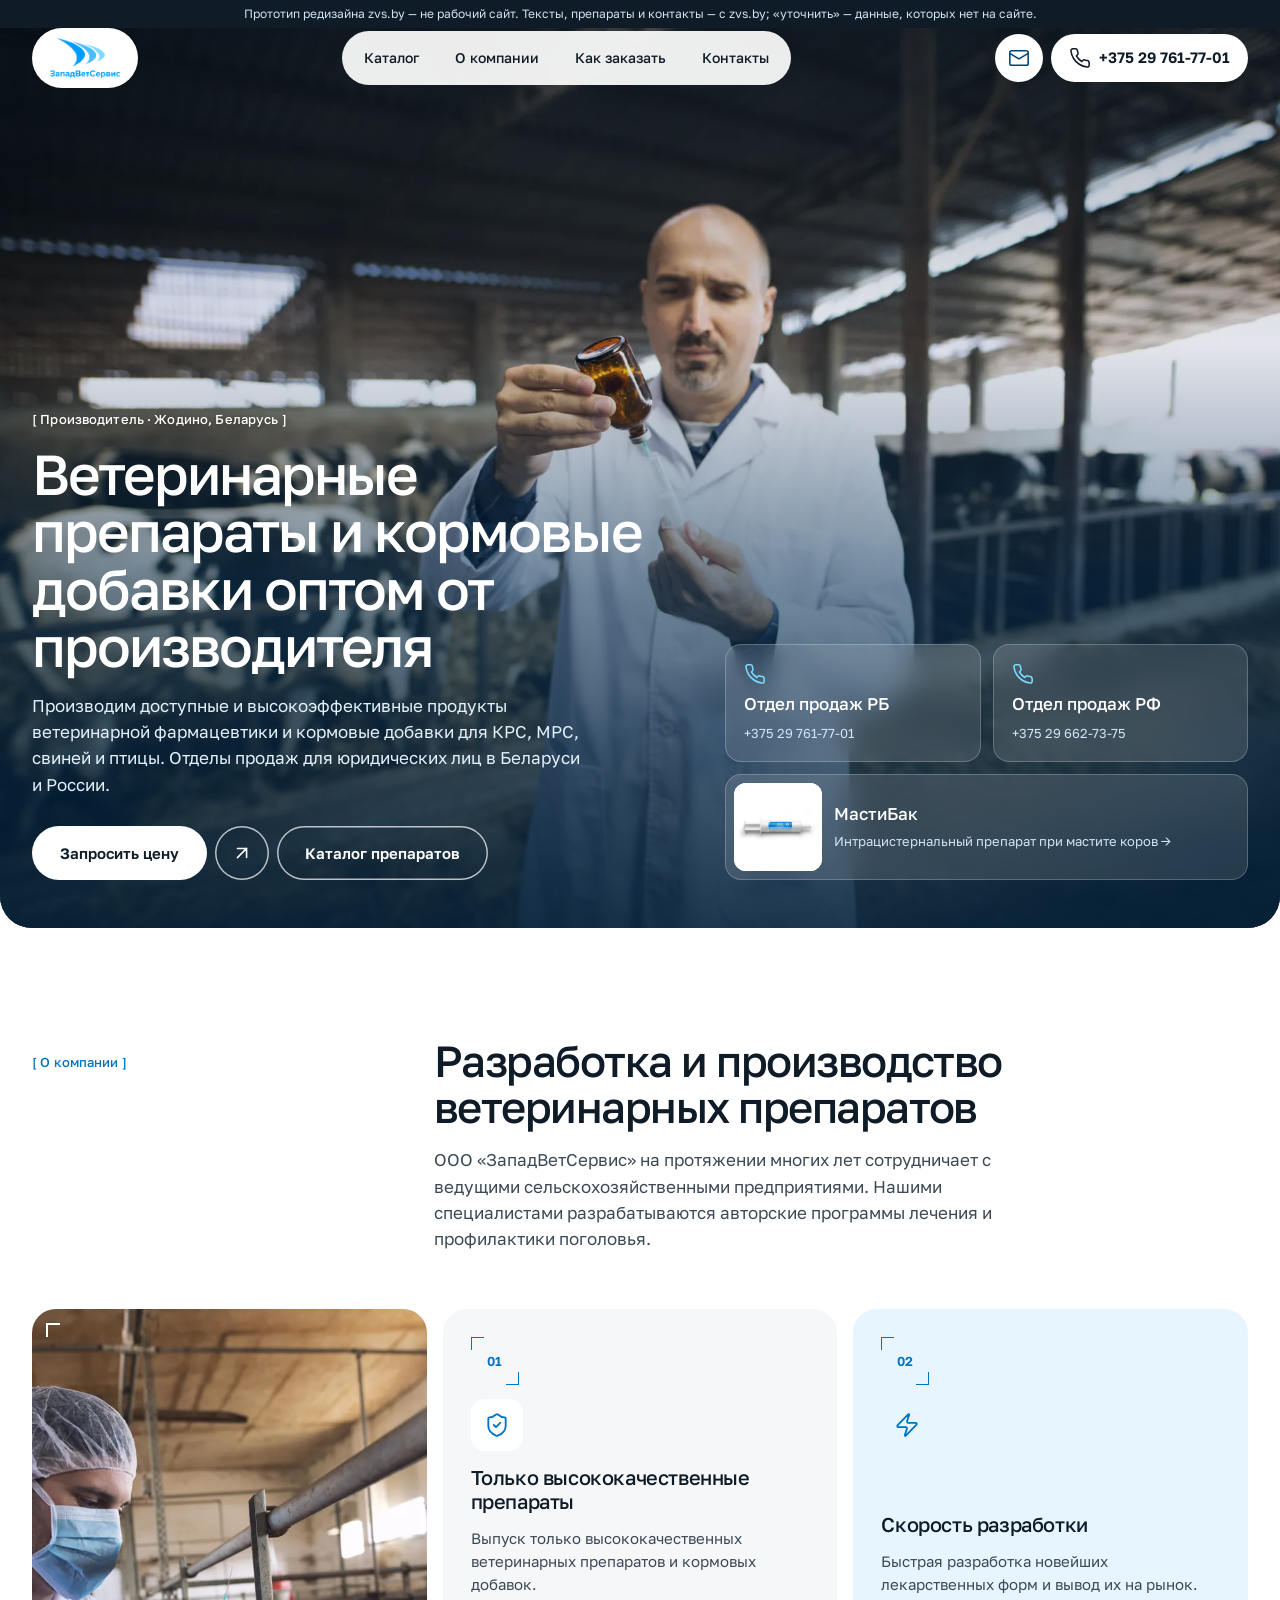
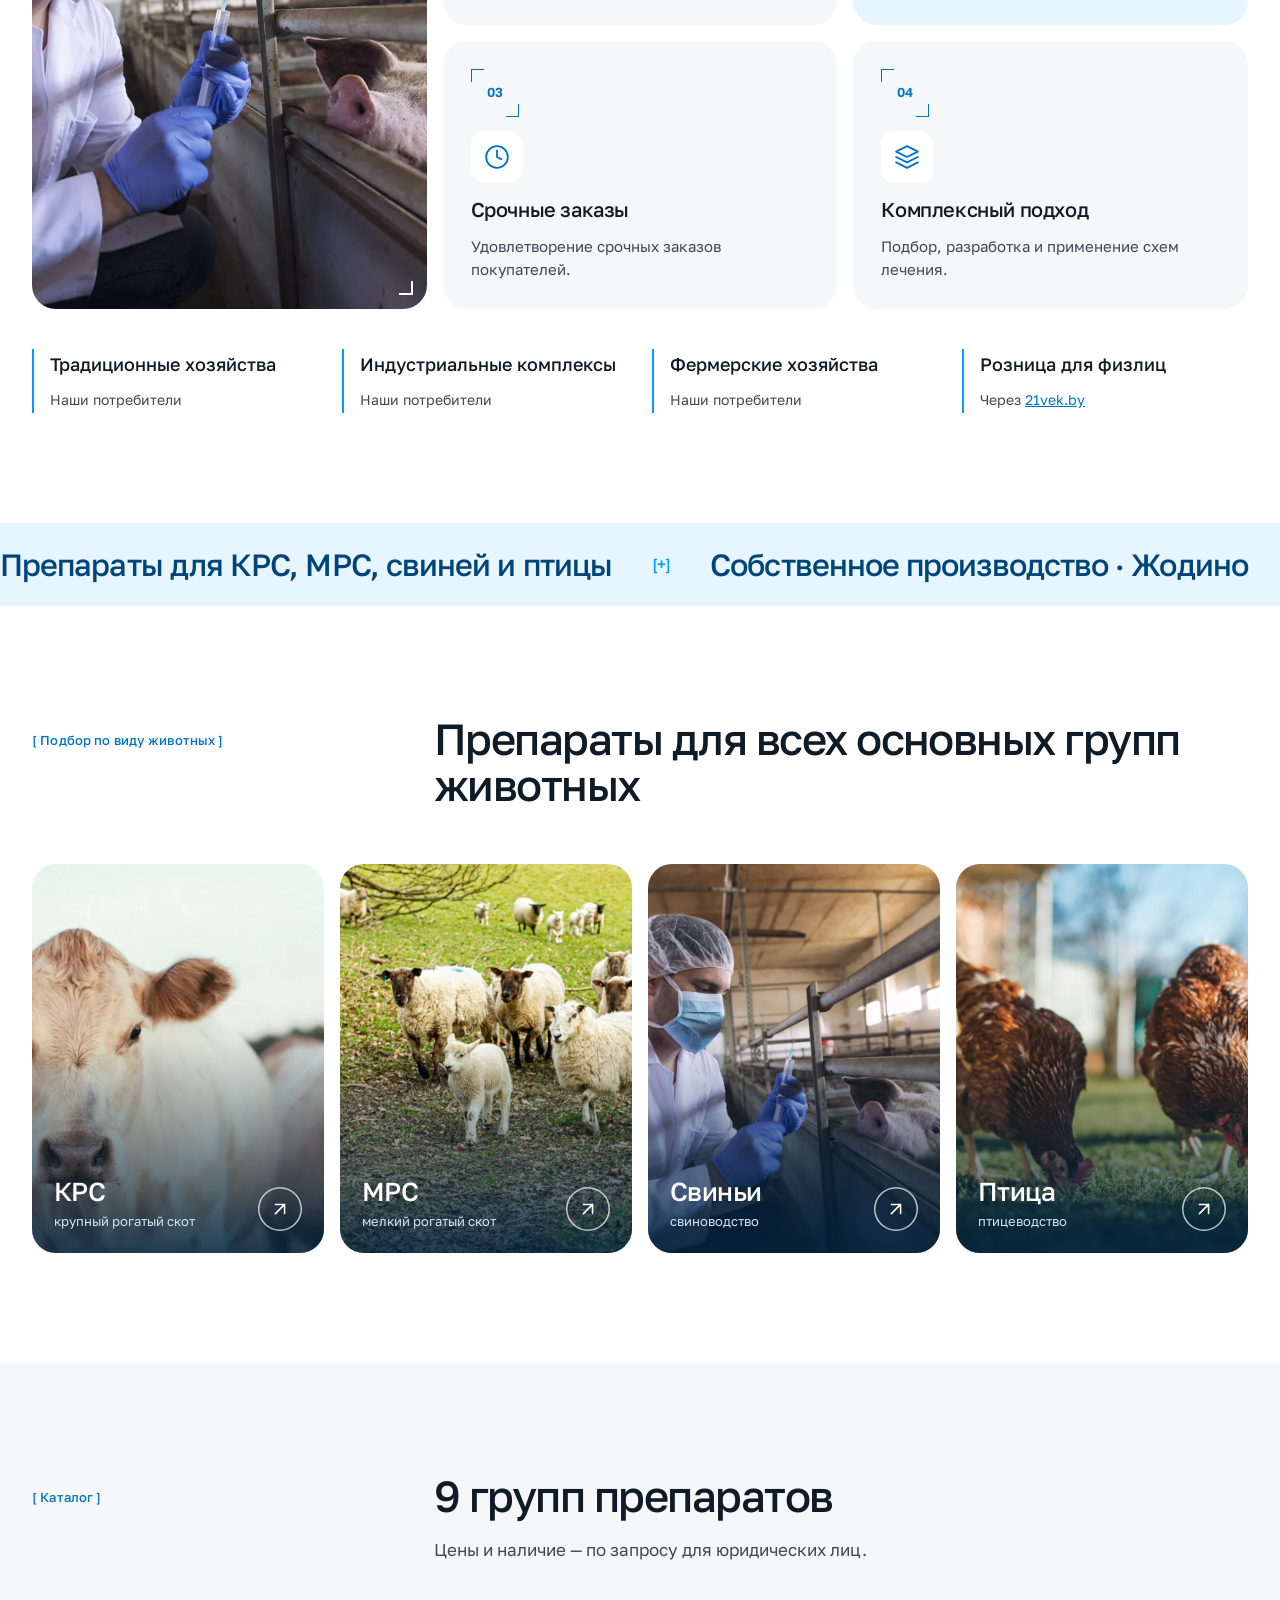
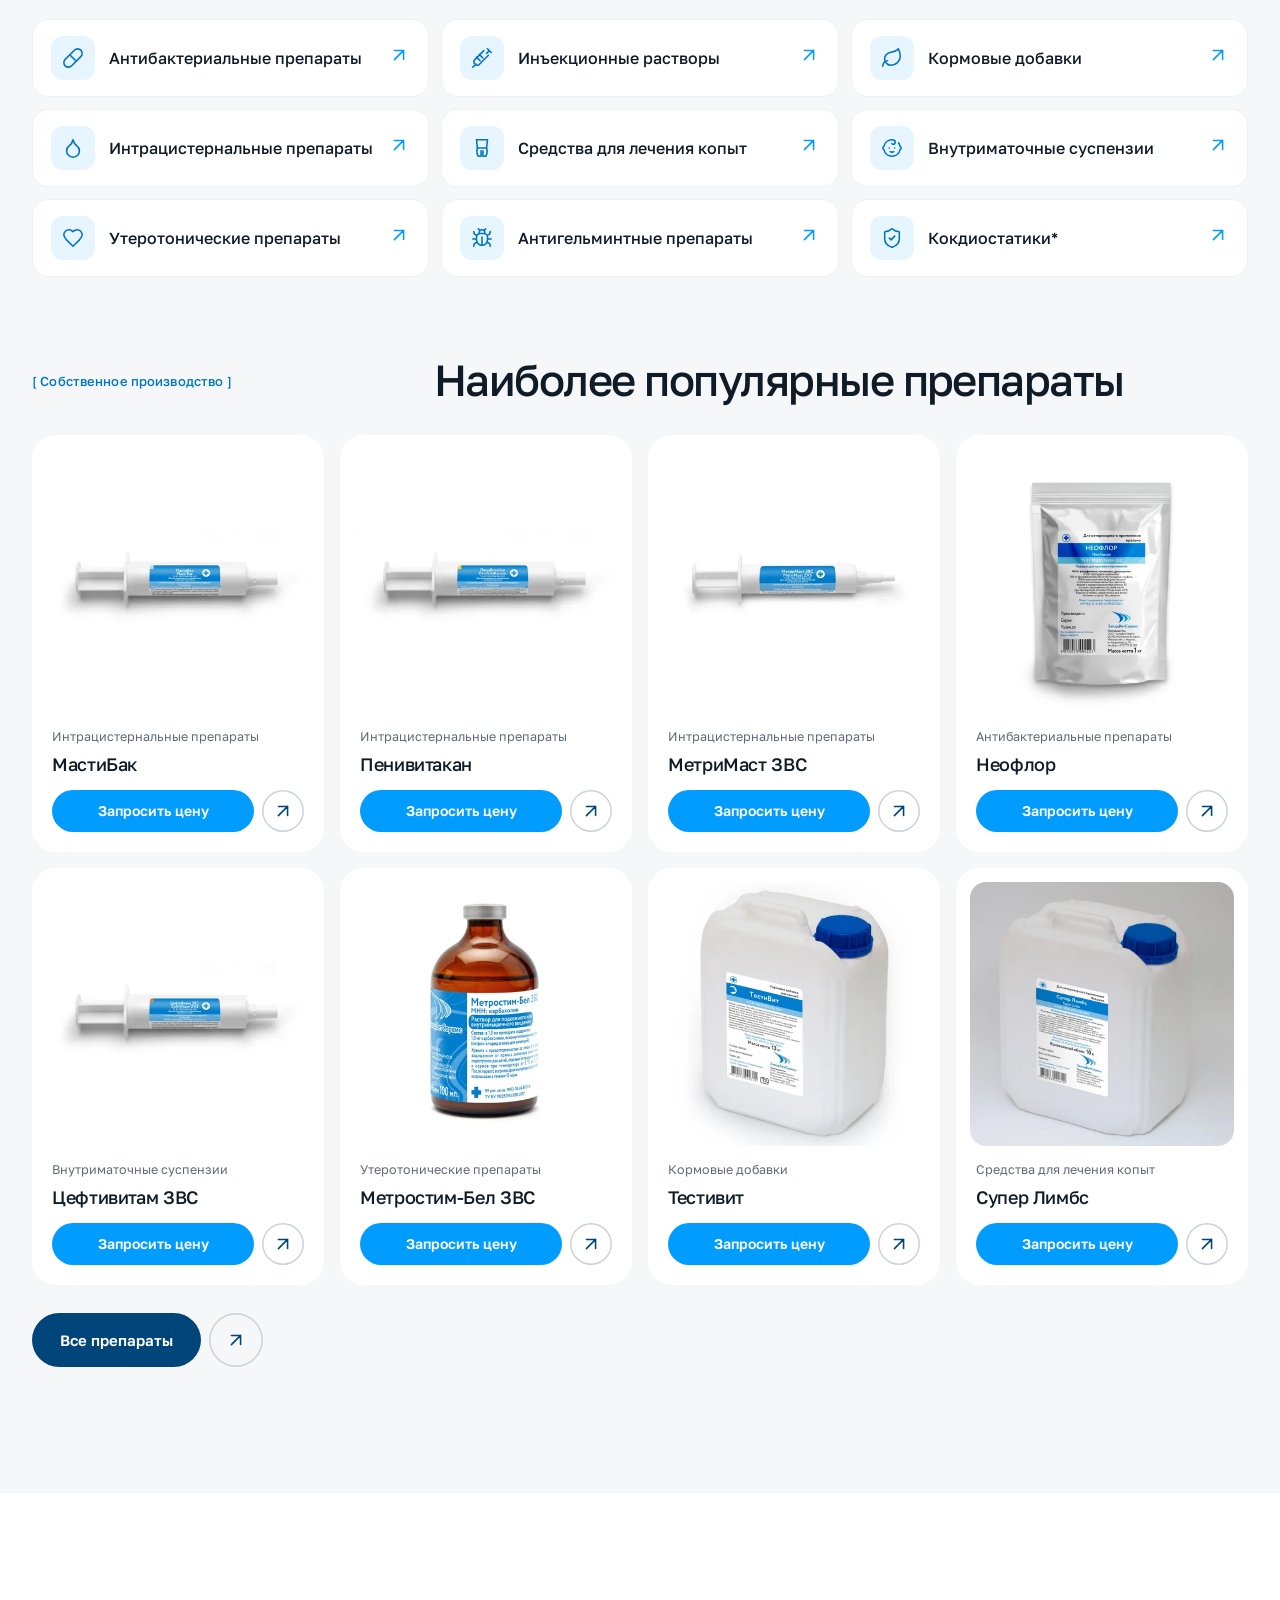
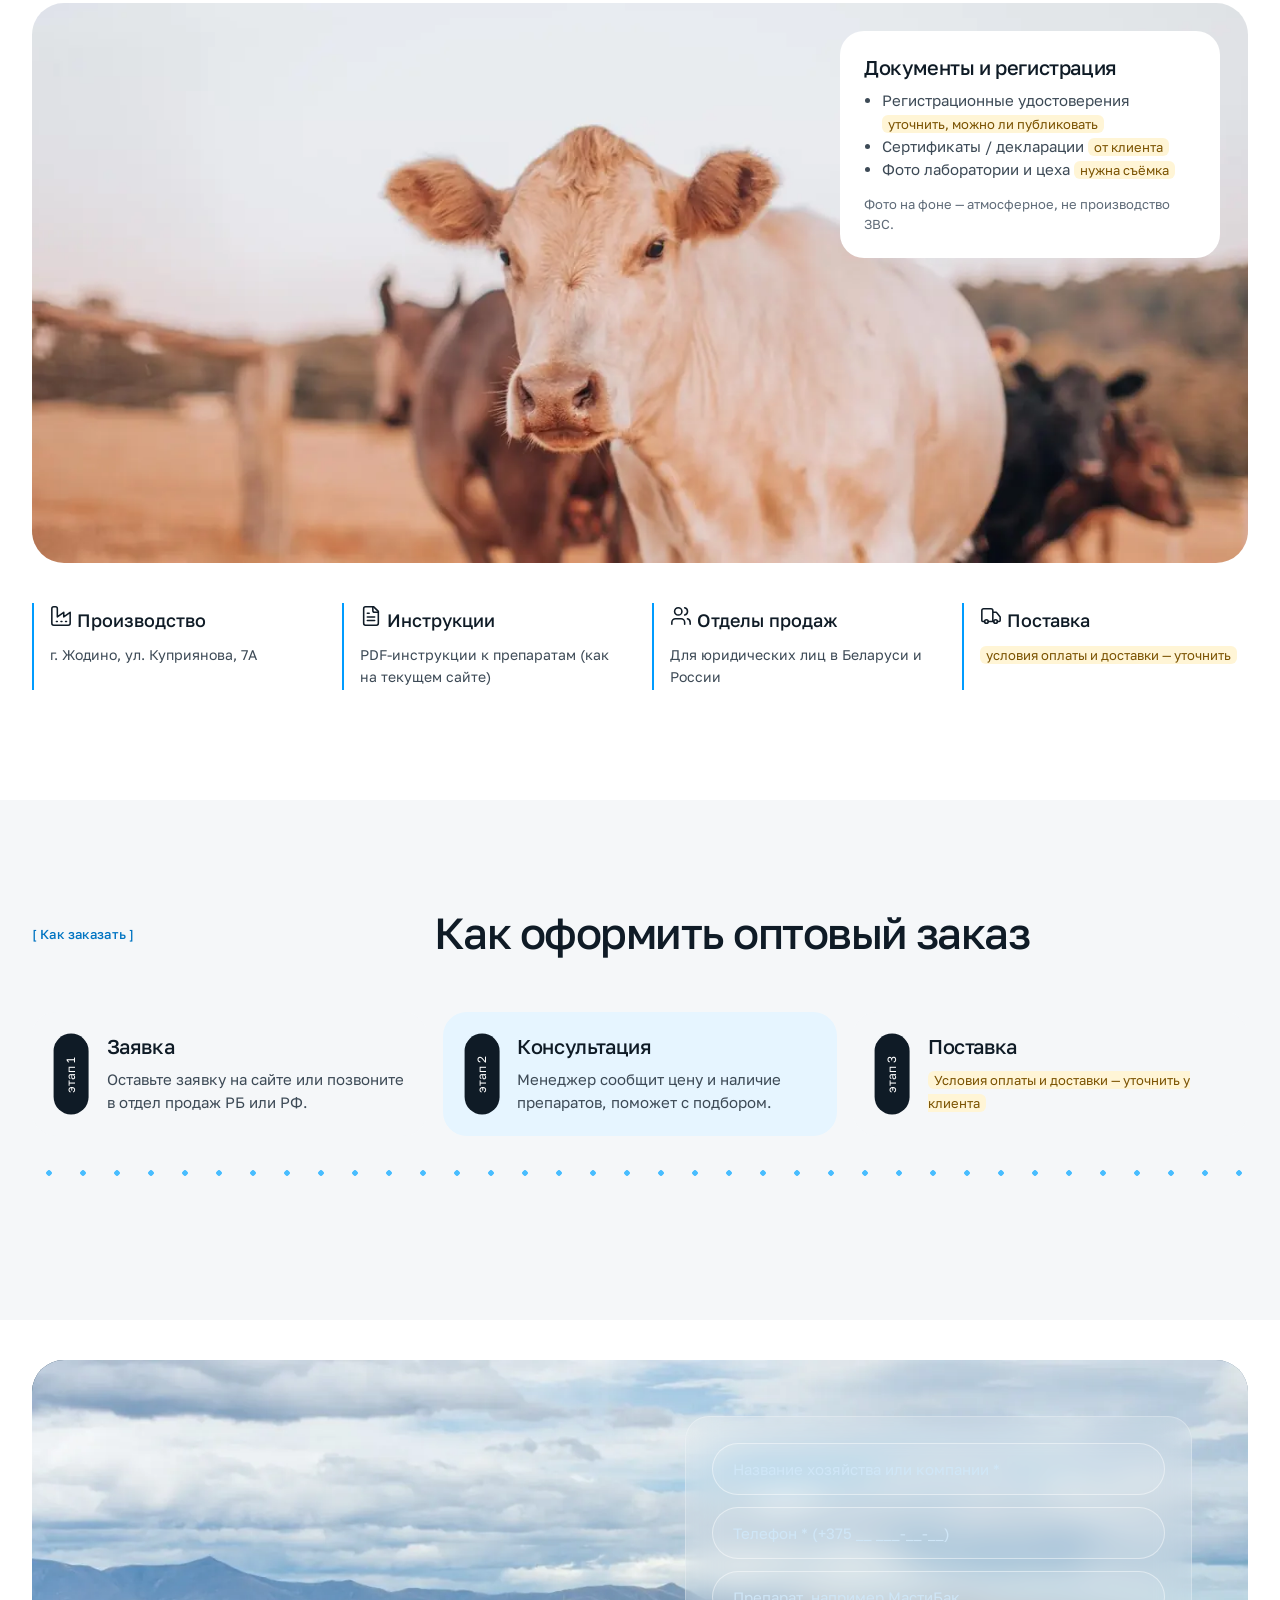
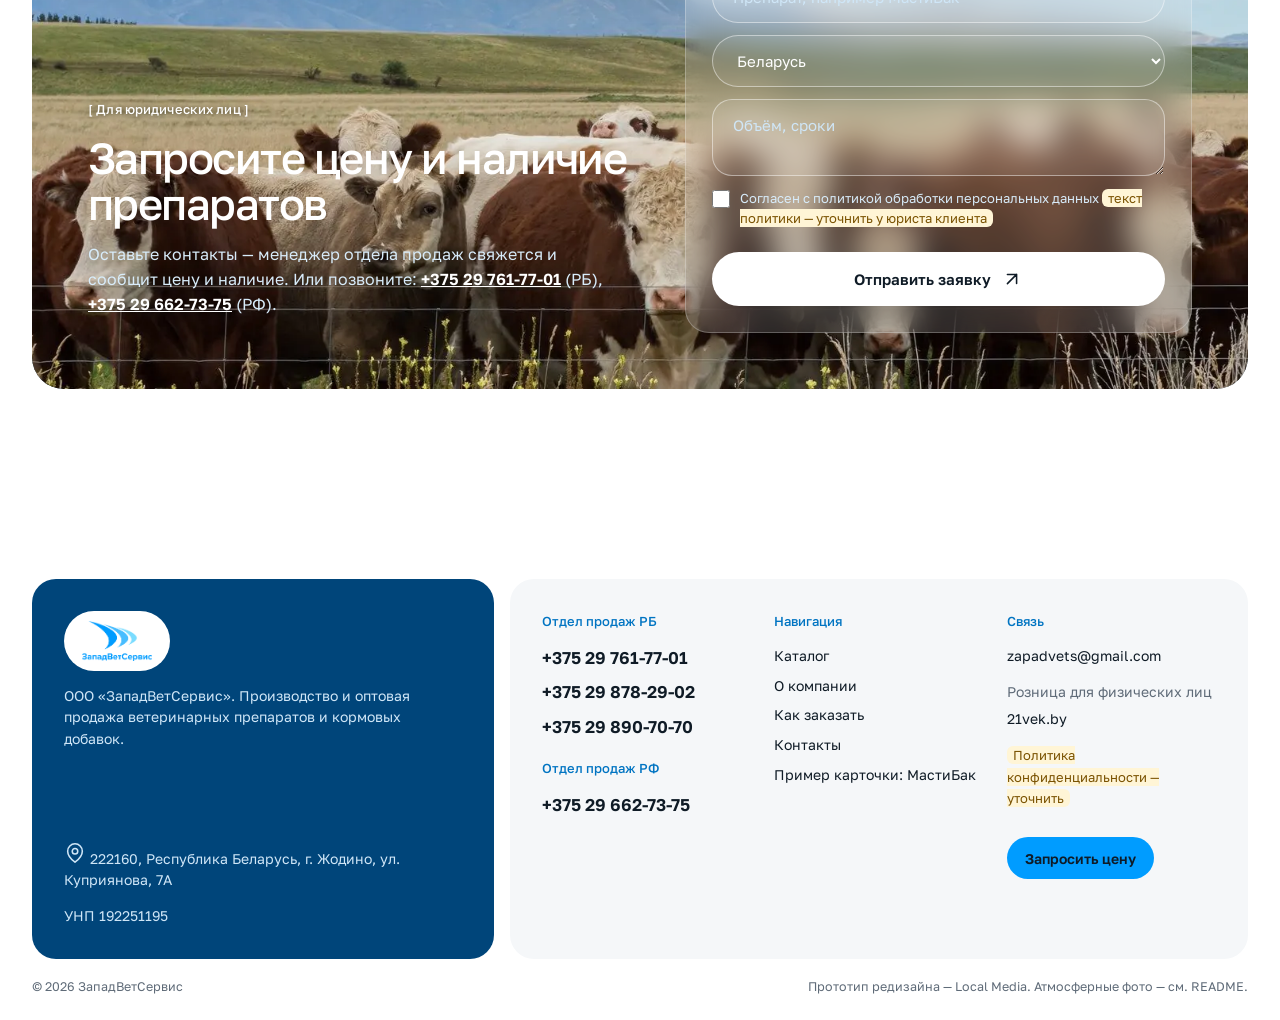
<file: index.html>
<!doctype html><html lang="ru"><head><meta charset="utf-8"><meta name="viewport" content="width=device-width,initial-scale=1"><title>Ветеринарные препараты и кормовые добавки оптом — производитель ЗападВетСервис, Жодино</title><meta name="description" content="Производство и оптовая продажа ветеринарных препаратов и кормовых добавок для КРС, МРС, свиней и птицы. Отделы продаж РБ и РФ."><link rel="icon" href="assets/logo.png"><link rel="preconnect" href="https://fonts.googleapis.com"><link rel="preconnect" href="https://fonts.gstatic.com" crossorigin><link href="https://fonts.googleapis.com/css2?family=Golos+Text:wght@400;500;600;700&display=swap" rel="stylesheet"><link rel="stylesheet" href="assets/style.css"></head><body><div class="proto">Прототип редизайна zvs.by — не рабочий сайт. Тексты, препараты и контакты — с zvs.by; «уточнить» — данные, которых нет на сайте.</div>
<header class="hdr"><div class="wrap hbar"><a class="logo" href="index.html"><img src="assets/logo.png" alt="ЗападВетСервис — логотип" width="140" height="80"></a>
<nav class="nav" aria-label="Основное меню"><a href="catalog.html">Каталог</a><a href="index.html#about">О компании</a><a href="index.html#how">Как заказать</a><a href="contacts.html">Контакты</a></nav>
<div class="hacts"><a class="iconbtn" href="mailto:zapadvets@gmail.com" aria-label="Написать на zapadvets@gmail.com"><svg class="ic " viewBox="0 0 24 24" aria-hidden="true"><rect x="2" y="4" width="20" height="16" rx="2"/><path d="m22 7-10 6L2 7"/></svg></a><a class="htel" href="tel:+375297617701" aria-label="Позвонить: +375 29 761-77-01"><svg class="ic " viewBox="0 0 24 24" aria-hidden="true"><path d="M22 16.9v3a2 2 0 0 1-2.2 2 19.8 19.8 0 0 1-8.6-3.1 19.5 19.5 0 0 1-6-6A19.8 19.8 0 0 1 2.1 4.2 2 2 0 0 1 4.1 2h3a2 2 0 0 1 2 1.7c.1.9.4 1.8.7 2.7a2 2 0 0 1-.5 2.1L8 9.8a16 16 0 0 0 6 6l1.3-1.3a2 2 0 0 1 2.1-.4c.9.3 1.8.6 2.7.7a2 2 0 0 1 1.7 2z"/></svg><span>+375 29 761-77-01</span></a><button class="iconbtn burger" aria-label="Меню" aria-expanded="false"><svg class="ic " viewBox="0 0 24 24" aria-hidden="true"><path d="M4 7h16M4 12h16M4 17h16"/></svg></button></div>
<div class="mnav"><a href="catalog.html">Каталог</a><a href="index.html#about">О компании</a><a href="index.html#how">Как заказать</a><a href="contacts.html">Контакты</a><a href="tel:+375297617701">+375 29 761-77-01 — отдел продаж РБ</a><a href="mailto:zapadvets@gmail.com">zapadvets@gmail.com</a></div></div></header><main><section class="hero"><picture class=""><source srcset="assets/img/atm-vet-cattle.webp" type="image/webp"><img src="assets/img/atm-vet-cattle.jpg" alt="Ветеринарный врач на молочной ферме (атмосферное фото)" fetchpriority="high"></picture>
<div class="wrap hin"><div><span class="lbl">Производитель · Жодино, Беларусь</span><h1>Ветеринарные препараты и кормовые добавки оптом от производителя</h1><p class="sub">Производим доступные и высокоэффективные продукты ветеринарной фармацевтики и кормовые добавки для КРС, МРС, свиней и птицы. Отделы продаж для юридических лиц в Беларуси и России.</p>
<div class="bgrp"><a class="btn w" href="#request">Запросить цену</a><a class="arr" href="catalog.html" aria-label="Каталог препаратов"><svg class="ic " viewBox="0 0 24 24" aria-hidden="true"><path d="M7 17 17 7M7 7h10v10"/></svg></a><a class="btn" href="catalog.html" style="background:transparent;box-shadow:inset 0 0 0 1.5px rgba(255,255,255,.7)">Каталог препаратов</a></div></div>
<div class="hcards"><a class="glass" href="tel:+375297617701"><svg class="ic " viewBox="0 0 24 24" aria-hidden="true"><path d="M22 16.9v3a2 2 0 0 1-2.2 2 19.8 19.8 0 0 1-8.6-3.1 19.5 19.5 0 0 1-6-6A19.8 19.8 0 0 1 2.1 4.2 2 2 0 0 1 4.1 2h3a2 2 0 0 1 2 1.7c.1.9.4 1.8.7 2.7a2 2 0 0 1-.5 2.1L8 9.8a16 16 0 0 0 6 6l1.3-1.3a2 2 0 0 1 2.1-.4c.9.3 1.8.6 2.7.7a2 2 0 0 1 1.7 2z"/></svg><b>Отдел продаж РБ</b><small>+375 29 761-77-01</small></a><a class="glass" href="tel:+375296627375"><svg class="ic " viewBox="0 0 24 24" aria-hidden="true"><path d="M22 16.9v3a2 2 0 0 1-2.2 2 19.8 19.8 0 0 1-8.6-3.1 19.5 19.5 0 0 1-6-6A19.8 19.8 0 0 1 2.1 4.2 2 2 0 0 1 4.1 2h3a2 2 0 0 1 2 1.7c.1.9.4 1.8.7 2.7a2 2 0 0 1-.5 2.1L8 9.8a16 16 0 0 0 6 6l1.3-1.3a2 2 0 0 1 2.1-.4c.9.3 1.8.6 2.7.7a2 2 0 0 1 1.7 2z"/></svg><b>Отдел продаж РФ</b><small>+375 29 662-73-75</small></a>
<a class="glass ph" href="product.html"><img src="assets/img/p-mastibak.webp" alt="МастиБак — упаковка" width="88" height="88"><span><b>МастиБак</b><br><small>Интрацистернальный препарат при мастите коров →</small></span></a></div></div></section>
<section class="sec" id="about"><div class="wrap"><div class="shead"><span class="lbl">О компании</span><div><h2>Разработка и производство ветеринарных препаратов</h2><p class="lead">ООО «ЗападВетСервис» на протяжении многих лет сотрудничает с ведущими сельскохозяйственными предприятиями. Нашими специалистами разрабатываются авторские программы лечения и профилактики поголовья.</p></div></div>
<div class="bento"><div class="card ph-card frame" style="grid-row:span 2"><picture class=""><source srcset="assets/img/atm-vet-pigs.webp" type="image/webp"><img src="assets/img/atm-vet-pigs.jpg" alt="Ветеринар на свиноферме (атмосферное фото)" loading="lazy"></picture></div>
<div class="card"><span class="num">01</span><div class="icbox"><svg class="ic " viewBox="0 0 24 24" aria-hidden="true"><path d="M20 13c0 5-3.5 7.5-7.7 9a1 1 0 0 1-.6 0C7.5 20.5 4 18 4 13V6a1 1 0 0 1 1-1c2 0 4.5-1.2 6.2-2.7a1.2 1.2 0 0 1 1.6 0C14.5 3.8 17 5 19 5a1 1 0 0 1 1 1z"/><path d="m9 12 2 2 4-4"/></svg></div><h3>Только высококачественные препараты</h3><p>Выпуск только высококачественных ветеринарных препаратов и кормовых добавок.</p></div>
<div class="card bl"><span class="num">02</span><div class="icbox"><svg class="ic " viewBox="0 0 24 24" aria-hidden="true"><path d="M4 14a1 1 0 0 1-.8-1.6l9.9-10.2a.5.5 0 0 1 .9.4l-1.9 6a1 1 0 0 0 .9 1.4h7a1 1 0 0 1 .8 1.6l-9.9 10.2a.5.5 0 0 1-.9-.4l1.9-6A1 1 0 0 0 11 14z"/></svg></div><h3>Скорость разработки</h3><p>Быстрая разработка новейших лекарственных форм и вывод их на рынок.</p></div>
<div class="card"><span class="num">03</span><div class="icbox"><svg class="ic " viewBox="0 0 24 24" aria-hidden="true"><circle cx="12" cy="12" r="10"/><path d="M12 6v6l4 2"/></svg></div><h3>Срочные заказы</h3><p>Удовлетворение срочных заказов покупателей.</p></div>
<div class="card"><span class="num">04</span><div class="icbox"><svg class="ic " viewBox="0 0 24 24" aria-hidden="true"><path d="m12 2 10 5-10 5L2 7z"/><path d="m2 17 10 5 10-5M2 12l10 5 10-5"/></svg></div><h3>Комплексный подход</h3><p>Подбор, разработка и применение схем лечения.</p></div></div>
<div class="specs"><div><b>Традиционные хозяйства</b><p>Наши потребители</p></div><div><b>Индустриальные комплексы</b><p>Наши потребители</p></div><div><b>Фермерские хозяйства</b><p>Наши потребители</p></div><div><b>Розница для физлиц</b><p>Через <a href="https://www.21vek.by/" rel="nofollow noopener" target="_blank">21vek.by</a></p></div></div></div></section>
<div class="mq" aria-hidden="true"><div class="tr"><span>Препараты для КРС, МРС, свиней и птицы</span><span>Собственное производство · Жодино</span><span>Отделы продаж РБ и РФ</span><span>Препараты для КРС, МРС, свиней и птицы</span><span>Собственное производство · Жодино</span><span>Отделы продаж РБ и РФ</span><span>Препараты для КРС, МРС, свиней и птицы</span><span>Собственное производство · Жодино</span><span>Отделы продаж РБ и РФ</span><span>Препараты для КРС, МРС, свиней и птицы</span><span>Собственное производство · Жодино</span><span>Отделы продаж РБ и РФ</span></div></div>
<section class="sec"><div class="wrap"><div class="shead"><span class="lbl">Подбор по виду животных</span><div><h2>Препараты для всех основных групп животных</h2></div></div>
<div class="animals"><a class="an" href="catalog.html?a=krs"><picture class=""><source srcset="assets/img/atm-cows.webp" type="image/webp"><img src="assets/img/atm-cows.jpg" alt="Коровы на пастбище (атмосферное фото)" loading="lazy"></picture><div><span><h3>КРС</h3><small>крупный рогатый скот</small></span><span class="arr"><svg class="ic " viewBox="0 0 24 24" aria-hidden="true"><path d="M7 17 17 7M7 7h10v10"/></svg></span></div></a>
<a class="an" href="catalog.html?a=mrs"><picture class=""><source srcset="assets/img/atm-sheep.webp" type="image/webp"><img src="assets/img/atm-sheep.jpg" alt="Овцы на пастбище (атмосферное фото, Unsplash)" loading="lazy"></picture><div><span><h3>МРС</h3><small>мелкий рогатый скот</small></span><span class="arr"><svg class="ic " viewBox="0 0 24 24" aria-hidden="true"><path d="M7 17 17 7M7 7h10v10"/></svg></span></div></a>
<a class="an" href="catalog.html?a=svin"><picture class=""><source srcset="assets/img/atm-vet-pigs.webp" type="image/webp"><img src="assets/img/atm-vet-pigs.jpg" alt="Свиньи на ферме (атмосферное фото)" loading="lazy"></picture><div><span><h3>Свиньи</h3><small>свиноводство</small></span><span class="arr"><svg class="ic " viewBox="0 0 24 24" aria-hidden="true"><path d="M7 17 17 7M7 7h10v10"/></svg></span></div></a>
<a class="an" href="catalog.html?a=ptica"><picture class=""><source srcset="assets/img/atm-chickens.webp" type="image/webp"><img src="assets/img/atm-chickens.jpg" alt="Куры на выгуле (атмосферное фото, Unsplash)" loading="lazy"></picture><div><span><h3>Птица</h3><small>птицеводство</small></span><span class="arr"><svg class="ic " viewBox="0 0 24 24" aria-hidden="true"><path d="M7 17 17 7M7 7h10v10"/></svg></span></div></a></div></div></section>
<section class="sec g"><div class="wrap"><div class="shead"><span class="lbl">Каталог</span><div><h2>9 групп препаратов</h2><p class="lead">Цены и наличие — по запросу для юридических лиц.</p></div></div>
<div class="groups"><a class="grp" href="catalog.html?g=antibakterialnye-preparaty"><span class="icbox"><svg class="ic " viewBox="0 0 24 24" aria-hidden="true"><path d="m10.5 20.5 10-10a4.95 4.95 0 1 0-7-7l-10 10a4.95 4.95 0 1 0 7 7zM8.5 8.5l7 7"/></svg></span>Антибактериальные препараты<span class="go"><svg class="ic " viewBox="0 0 24 24" aria-hidden="true"><path d="M7 17 17 7M7 7h10v10"/></svg></span></a><a class="grp" href="catalog.html?g=inekczionnye-rastvory"><span class="icbox"><svg class="ic " viewBox="0 0 24 24" aria-hidden="true"><path d="m18 2 4 4M17 7l3-3M19 9 8.7 19.3a2.4 2.4 0 0 1-3.4 0l-1.6-1.6a2.4 2.4 0 0 1 0-3.4L14 4M9 8l4 4M6 11l4 4M2 22l3.5-3.5"/></svg></span>Инъекционные растворы<span class="go"><svg class="ic " viewBox="0 0 24 24" aria-hidden="true"><path d="M7 17 17 7M7 7h10v10"/></svg></span></a><a class="grp" href="catalog.html?g=kormovye-dobavki"><span class="icbox"><svg class="ic " viewBox="0 0 24 24" aria-hidden="true"><path d="M11 20A7 7 0 0 1 9.8 6.1C15.5 5 17 4.5 19 2c1 2 2 4.2 2 8 0 5.5-4.8 10-10 10z"/><path d="M2 21c0-3 1.9-5.4 5.1-6"/></svg></span>Кормовые добавки<span class="go"><svg class="ic " viewBox="0 0 24 24" aria-hidden="true"><path d="M7 17 17 7M7 7h10v10"/></svg></span></a><a class="grp" href="catalog.html?g=intraczisternalnye-preparaty"><span class="icbox"><svg class="ic " viewBox="0 0 24 24" aria-hidden="true"><path d="M12 22a7 7 0 0 0 7-7c0-2-1-3.9-3-5.5s-3.5-4-4-6.5c-.5 2.5-2 4.9-4 6.5S5 13 5 15a7 7 0 0 0 7 7z"/></svg></span>Интрацистернальные препараты<span class="go"><svg class="ic " viewBox="0 0 24 24" aria-hidden="true"><path d="M7 17 17 7M7 7h10v10"/></svg></span></a><a class="grp" href="catalog.html?g=sredstva-dlya-lecheniya-kopyt"><span class="icbox"><svg class="ic " viewBox="0 0 24 24" aria-hidden="true"><path d="M6 3h12l-1 9H7z"/><path d="M7 12c-1 3-1 6 1 9h3v-6M17 12c1 3 1 6-1 9h-3v-6"/></svg></span>Средства для лечения копыт<span class="go"><svg class="ic " viewBox="0 0 24 24" aria-hidden="true"><path d="M7 17 17 7M7 7h10v10"/></svg></span></a><a class="grp" href="catalog.html?g=vnutrimatochnye-suspenzii"><span class="icbox"><svg class="ic " viewBox="0 0 24 24" aria-hidden="true"><path d="M9 12h.01M15 12h.01M10 16c.5.3 1.2.5 2 .5s1.5-.2 2-.5"/><path d="M19 6.3a9 9 0 0 1 1.8 3.9 2 2 0 0 1 0 3.6 9 9 0 0 1-17.6 0 2 2 0 0 1 0-3.6A9 9 0 0 1 12 3c2 0 3.5 1.1 3.5 2.5s-.9 2.5-2 2.5c-.8 0-1.5-.4-1.5-1"/></svg></span>Внутриматочные суспензии<span class="go"><svg class="ic " viewBox="0 0 24 24" aria-hidden="true"><path d="M7 17 17 7M7 7h10v10"/></svg></span></a><a class="grp" href="catalog.html?g=uterotonicheskie-preparaty"><span class="icbox"><svg class="ic " viewBox="0 0 24 24" aria-hidden="true"><path d="M19 14c1.5-1.5 3-3.2 3-5.5A5.5 5.5 0 0 0 16.5 3c-1.8 0-3 .5-4.5 2-1.5-1.5-2.7-2-4.5-2A5.5 5.5 0 0 0 2 8.5c0 2.3 1.5 4 3 5.5l7 7z"/></svg></span>Утеротонические препараты<span class="go"><svg class="ic " viewBox="0 0 24 24" aria-hidden="true"><path d="M7 17 17 7M7 7h10v10"/></svg></span></a><a class="grp" href="catalog.html?g=antigelmintnye-preparaty"><span class="icbox"><svg class="ic " viewBox="0 0 24 24" aria-hidden="true"><path d="m8 2 1.9 1.9M14.1 3.9 16 2M9 7.1V6a3 3 0 1 1 6 0v1.1"/><path d="M12 20c-3.3 0-6-2.7-6-6v-3a4 4 0 0 1 4-4h4a4 4 0 0 1 4 4v3c0 3.3-2.7 6-6 6zM12 20v-9M6.5 9C4.6 8.8 3 7.1 3 5M6 13H2M3 21c0-2.1 1.7-3.9 3.8-4M20.97 5c0 2.1-1.6 3.8-3.5 4M22 13h-4M17.2 17c2.1.1 3.8 1.9 3.8 4"/></svg></span>Антигельминтные препараты<span class="go"><svg class="ic " viewBox="0 0 24 24" aria-hidden="true"><path d="M7 17 17 7M7 7h10v10"/></svg></span></a><a class="grp" href="catalog.html?g=kokdiostatiki"><span class="icbox"><svg class="ic " viewBox="0 0 24 24" aria-hidden="true"><path d="M20 13c0 5-3.5 7.5-7.7 9a1 1 0 0 1-.6 0C7.5 20.5 4 18 4 13V6a1 1 0 0 1 1-1c2 0 4.5-1.2 6.2-2.7a1.2 1.2 0 0 1 1.6 0C14.5 3.8 17 5 19 5a1 1 0 0 1 1 1z"/><path d="m9 12 2 2 4-4"/></svg></span>Кокдиостатики*<span class="go"><svg class="ic " viewBox="0 0 24 24" aria-hidden="true"><path d="M7 17 17 7M7 7h10v10"/></svg></span></a></div>
<div class="shead" style="margin:80px 0 32px"><span class="lbl">Собственное производство</span><div><h2>Наиболее популярные препараты</h2></div></div>
<div class="pgrid"><div class="pc"><a class="pimg" href="product.html" aria-label="МастиБак — подробнее"><picture class=""><source srcset="assets/img/p-mastibak.webp" type="image/webp"><img src="assets/img/p-mastibak.jpg" alt="МастиБак — упаковка" loading="lazy" width="480" height="480"></picture></a><span class="cat">Интрацистернальные препараты</span><h3><a href="product.html">МастиБак</a></h3><div class="row"><a class="btn sm" href="#request" data-req="МастиБак">Запросить цену</a><a class="arr dk" href="product.html" aria-label="МастиБак: карточка"><svg class="ic " viewBox="0 0 24 24" aria-hidden="true"><path d="M7 17 17 7M7 7h10v10"/></svg></a></div></div><div class="pc"><a class="pimg" href="product.html" aria-label="Пенивитакан — подробнее"><picture class=""><source srcset="assets/img/p-penivitakanum.webp" type="image/webp"><img src="assets/img/p-penivitakanum.jpg" alt="Пенивитакан — упаковка" loading="lazy" width="480" height="480"></picture></a><span class="cat">Интрацистернальные препараты</span><h3><a href="product.html">Пенивитакан</a></h3><div class="row"><a class="btn sm" href="#request" data-req="Пенивитакан">Запросить цену</a><a class="arr dk" href="product.html" aria-label="Пенивитакан: карточка"><svg class="ic " viewBox="0 0 24 24" aria-hidden="true"><path d="M7 17 17 7M7 7h10v10"/></svg></a></div></div><div class="pc"><a class="pimg" href="product.html" aria-label="МетриМаст ЗВС — подробнее"><picture class=""><source srcset="assets/img/p-metrimast-zvs.webp" type="image/webp"><img src="assets/img/p-metrimast-zvs.jpg" alt="МетриМаст ЗВС — упаковка" loading="lazy" width="480" height="480"></picture></a><span class="cat">Интрацистернальные препараты</span><h3><a href="product.html">МетриМаст ЗВС</a></h3><div class="row"><a class="btn sm" href="#request" data-req="МетриМаст ЗВС">Запросить цену</a><a class="arr dk" href="product.html" aria-label="МетриМаст ЗВС: карточка"><svg class="ic " viewBox="0 0 24 24" aria-hidden="true"><path d="M7 17 17 7M7 7h10v10"/></svg></a></div></div><div class="pc"><a class="pimg" href="product.html" aria-label="Неофлор — подробнее"><picture class=""><source srcset="assets/img/p-neoflorum.webp" type="image/webp"><img src="assets/img/p-neoflorum.jpg" alt="Неофлор — упаковка" loading="lazy" width="480" height="480"></picture></a><span class="cat">Антибактериальные препараты</span><h3><a href="product.html">Неофлор</a></h3><div class="row"><a class="btn sm" href="#request" data-req="Неофлор">Запросить цену</a><a class="arr dk" href="product.html" aria-label="Неофлор: карточка"><svg class="ic " viewBox="0 0 24 24" aria-hidden="true"><path d="M7 17 17 7M7 7h10v10"/></svg></a></div></div><div class="pc"><a class="pimg" href="product.html" aria-label="Цефтивитам ЗВС — подробнее"><picture class=""><source srcset="assets/img/p-ceftivitam-zvs.webp" type="image/webp"><img src="assets/img/p-ceftivitam-zvs.jpg" alt="Цефтивитам ЗВС — упаковка" loading="lazy" width="480" height="480"></picture></a><span class="cat">Внутриматочные суспензии</span><h3><a href="product.html">Цефтивитам ЗВС</a></h3><div class="row"><a class="btn sm" href="#request" data-req="Цефтивитам ЗВС">Запросить цену</a><a class="arr dk" href="product.html" aria-label="Цефтивитам ЗВС: карточка"><svg class="ic " viewBox="0 0 24 24" aria-hidden="true"><path d="M7 17 17 7M7 7h10v10"/></svg></a></div></div><div class="pc"><a class="pimg" href="product.html" aria-label="Метростим-Бел ЗВС — подробнее"><picture class=""><source srcset="assets/img/p-metrostimbel-zvs.webp" type="image/webp"><img src="assets/img/p-metrostimbel-zvs.jpg" alt="Метростим-Бел ЗВС — упаковка" loading="lazy" width="480" height="480"></picture></a><span class="cat">Утеротонические препараты</span><h3><a href="product.html">Метростим-Бел ЗВС</a></h3><div class="row"><a class="btn sm" href="#request" data-req="Метростим-Бел ЗВС">Запросить цену</a><a class="arr dk" href="product.html" aria-label="Метростим-Бел ЗВС: карточка"><svg class="ic " viewBox="0 0 24 24" aria-hidden="true"><path d="M7 17 17 7M7 7h10v10"/></svg></a></div></div><div class="pc"><a class="pimg" href="product.html" aria-label="Тестивит — подробнее"><picture class=""><source srcset="assets/img/p-testivit.webp" type="image/webp"><img src="assets/img/p-testivit.jpg" alt="Тестивит — упаковка" loading="lazy" width="480" height="480"></picture></a><span class="cat">Кормовые добавки</span><h3><a href="product.html">Тестивит</a></h3><div class="row"><a class="btn sm" href="#request" data-req="Тестивит">Запросить цену</a><a class="arr dk" href="product.html" aria-label="Тестивит: карточка"><svg class="ic " viewBox="0 0 24 24" aria-hidden="true"><path d="M7 17 17 7M7 7h10v10"/></svg></a></div></div><div class="pc"><a class="pimg" href="product.html" aria-label="Супер Лимбс — подробнее"><picture class=""><source srcset="assets/img/p-super-limbs.webp" type="image/webp"><img src="assets/img/p-super-limbs.jpg" alt="Супер Лимбс — упаковка" loading="lazy" width="480" height="480"></picture></a><span class="cat">Средства для лечения копыт</span><h3><a href="product.html">Супер Лимбс</a></h3><div class="row"><a class="btn sm" href="#request" data-req="Супер Лимбс">Запросить цену</a><a class="arr dk" href="product.html" aria-label="Супер Лимбс: карточка"><svg class="ic " viewBox="0 0 24 24" aria-hidden="true"><path d="M7 17 17 7M7 7h10v10"/></svg></a></div></div></div>
<p style="margin-top:28px" class="bgrp"><a class="btn dk" href="catalog.html">Все препараты</a><a class="arr dk" href="catalog.html" aria-label="Каталог"><svg class="ic " viewBox="0 0 24 24" aria-hidden="true"><path d="M7 17 17 7M7 7h10v10"/></svg></a></p></div></section>
<section class="sec"><div class="band"><picture class=""><source srcset="assets/img/atm-cows2.webp" type="image/webp"><img src="assets/img/atm-cows2.jpg" alt="Стадо коров (атмосферное фото)" loading="lazy"></picture><div class="float"><h3>Документы и регистрация</h3><ul><li>Регистрационные удостоверения <span class="tbd">уточнить, можно ли публиковать</span></li><li>Сертификаты / декларации <span class="tbd">от клиента</span></li><li>Фото лаборатории и цеха <span class="tbd">нужна съёмка</span></li></ul><p class="mu" style="font-size:13px;margin:12px 0 0">Фото на фоне — атмосферное, не производство ЗВС.</p></div></div>
<div class="wrap"><div class="specs"><div><b><svg class="ic " viewBox="0 0 24 24" aria-hidden="true"><path d="M2 20a2 2 0 0 0 2 2h16a2 2 0 0 0 2-2V8l-7 5V8l-7 5V4a2 2 0 0 0-2-2H4a2 2 0 0 0-2 2z"/><path d="M17 18h1M12 18h1M7 18h1"/></svg> Производство</b><p>г. Жодино, ул. Куприянова, 7А</p></div><div><b><svg class="ic " viewBox="0 0 24 24" aria-hidden="true"><path d="M15 2H6a2 2 0 0 0-2 2v16a2 2 0 0 0 2 2h12a2 2 0 0 0 2-2V7z"/><path d="M14 2v4a2 2 0 0 0 2 2h4M10 9H8M16 13H8M16 17H8"/></svg> Инструкции</b><p>PDF-инструкции к препаратам (как на текущем сайте)</p></div><div><b><svg class="ic " viewBox="0 0 24 24" aria-hidden="true"><path d="M16 21v-2a4 4 0 0 0-4-4H6a4 4 0 0 0-4 4v2"/><circle cx="9" cy="7" r="4"/><path d="M22 21v-2a4 4 0 0 0-3-3.9M16 3.1a4 4 0 0 1 0 7.8"/></svg> Отделы продаж</b><p>Для юридических лиц в Беларуси и России</p></div><div><b><svg class="ic " viewBox="0 0 24 24" aria-hidden="true"><path d="M14 18V6a2 2 0 0 0-2-2H4a2 2 0 0 0-2 2v11a1 1 0 0 0 1 1h2M15 18H9M19 18h2a1 1 0 0 0 1-1v-3.6a1 1 0 0 0-.2-.6l-3.5-4.4A1 1 0 0 0 17.5 8H14"/><circle cx="17" cy="18" r="2"/><circle cx="7" cy="18" r="2"/></svg> Поставка</b><p><span class="tbd">условия оплаты и доставки — уточнить</span></p></div></div></div></section>
<section class="sec g" id="how"><div class="wrap"><div class="shead"><span class="lbl">Как заказать</span><div><h2>Как оформить оптовый заказ</h2></div></div>
<div class="steps"><div class="step"><span class="vt">этап 1</span><div><h3>Заявка</h3><p>Оставьте заявку на сайте или позвоните в отдел продаж РБ или РФ.</p></div></div><div class="step"><span class="vt">этап 2</span><div><h3>Консультация</h3><p>Менеджер сообщит цену и наличие препаратов, поможет с подбором.</p></div></div><div class="step"><span class="vt">этап 3</span><div><h3>Поставка</h3><p><span class="tbd">Условия оплаты и доставки — уточнить у клиента</span></p></div></div></div><div class="dots" aria-hidden="true"></div></div></section>
<section class="sec" id="request" style="padding-top:40px"><div class="fband"><picture class=""><source srcset="assets/img/atm-cows-field.webp" type="image/webp"><img src="assets/img/atm-cows-field.jpg" alt="Стадо коров на пастбище (атмосферное фото)" loading="lazy"></picture>
<div><span class="lbl">Для юридических лиц</span><h2>Запросите цену и наличие препаратов</h2><p>Оставьте контакты — менеджер отдела продаж свяжется и сообщит цену и наличие. Или позвоните: <a href="tel:+375297617701">+375 29 761-77-01</a> (РБ), <a href="tel:+375296627375">+375 29 662-73-75</a> (РФ).</p></div>
<form class="form proto-form" novalidate><label class="sr" for="f-org">Организация</label><input id="f-org" name="org" placeholder="Название хозяйства или компании *" autocomplete="organization"><label class="sr" for="f-tel">Телефон</label><input id="f-tel" name="tel" type="tel" placeholder="Телефон * (+375 __ ___-__-__)" autocomplete="tel"><label class="sr" for="product">Препарат</label><input id="product" name="product" placeholder="Препарат, например МастиБак"><label class="sr" for="f-reg">Регион</label><select id="f-reg" name="region"><option>Беларусь</option><option>Россия</option></select><label class="sr" for="f-msg">Комментарий</label><textarea id="f-msg" name="msg" rows="2" placeholder="Объём, сроки"></textarea>
<label class="chk"><input type="checkbox" name="agree"> <span>Согласен с политикой обработки персональных данных <span class="tbd">текст политики — уточнить у юриста клиента</span></span></label><p class="err" role="alert"></p><button class="btn" type="submit">Отправить заявку <svg class="ic " viewBox="0 0 24 24" aria-hidden="true"><path d="M7 17 17 7M7 7h10v10"/></svg></button><p class="ok" role="status" tabindex="-1" hidden>Это прототип: заявка никуда не отправлена. На WordPress форма будет подключена к почте/CRM.</p></form></div></section></main><footer><div class="wrap"><div class="fgrid"><div class="fl"><a class="logo" href="index.html"><img src="assets/logo.png" alt="ЗападВетСервис" width="140" height="80" loading="lazy"></a><p>ООО «ЗападВетСервис». Производство и оптовая продажа ветеринарных препаратов и кормовых добавок.</p><p class="addr"><svg class="ic " viewBox="0 0 24 24" aria-hidden="true"><path d="M20 10c0 6-8 12-8 12S4 16 4 10a8 8 0 0 1 16 0z"/><circle cx="12" cy="10" r="3"/></svg> 222160, Республика Беларусь, г. Жодино, ул. Куприянова, 7А</p><p>УНП 192251195</p></div>
<div class="fr"><div class="big"><h4>Отдел продаж РБ</h4><a href="tel:+375297617701">+375 29 761-77-01</a><a href="tel:+375298782902">+375 29 878-29-02</a><a href="tel:+375298907070">+375 29 890-70-70</a><h4 style="margin-top:18px">Отдел продаж РФ</h4><a href="tel:+375296627375">+375 29 662-73-75</a></div>
<div><h4>Навигация</h4><a href="catalog.html">Каталог</a><a href="index.html#about">О компании</a><a href="index.html#how">Как заказать</a><a href="contacts.html">Контакты</a><a href="product.html">Пример карточки: МастиБак</a></div>
<div><h4>Связь</h4><a href="mailto:zapadvets@gmail.com">zapadvets@gmail.com</a><p class="mu" style="margin:14px 0 6px">Розница для физических лиц</p><a href="https://www.21vek.by/" rel="nofollow noopener" target="_blank">21vek.by</a><p class="mu" style="margin-top:14px"><span class="tbd">Политика конфиденциальности — уточнить</span></p><a class="btn sm" href="#request" style="margin-top:14px;display:inline-flex">Запросить цену</a></div></div></div>
<div class="fbot"><span>© 2026 ЗападВетСервис</span><span>Прототип редизайна — Local Media. Атмосферные фото — см. README.</span></div></div></footer>
<div class="sticky-cta"><a class="btn ln" href="tel:+375297617701"><svg class="ic " viewBox="0 0 24 24" aria-hidden="true"><path d="M22 16.9v3a2 2 0 0 1-2.2 2 19.8 19.8 0 0 1-8.6-3.1 19.5 19.5 0 0 1-6-6A19.8 19.8 0 0 1 2.1 4.2 2 2 0 0 1 4.1 2h3a2 2 0 0 1 2 1.7c.1.9.4 1.8.7 2.7a2 2 0 0 1-.5 2.1L8 9.8a16 16 0 0 0 6 6l1.3-1.3a2 2 0 0 1 2.1-.4c.9.3 1.8.6 2.7.7a2 2 0 0 1 1.7 2z"/></svg> Позвонить</a><a class="btn" href="#request">Запросить цену</a></div><script src="assets/app.js"></script></body></html>
</file>
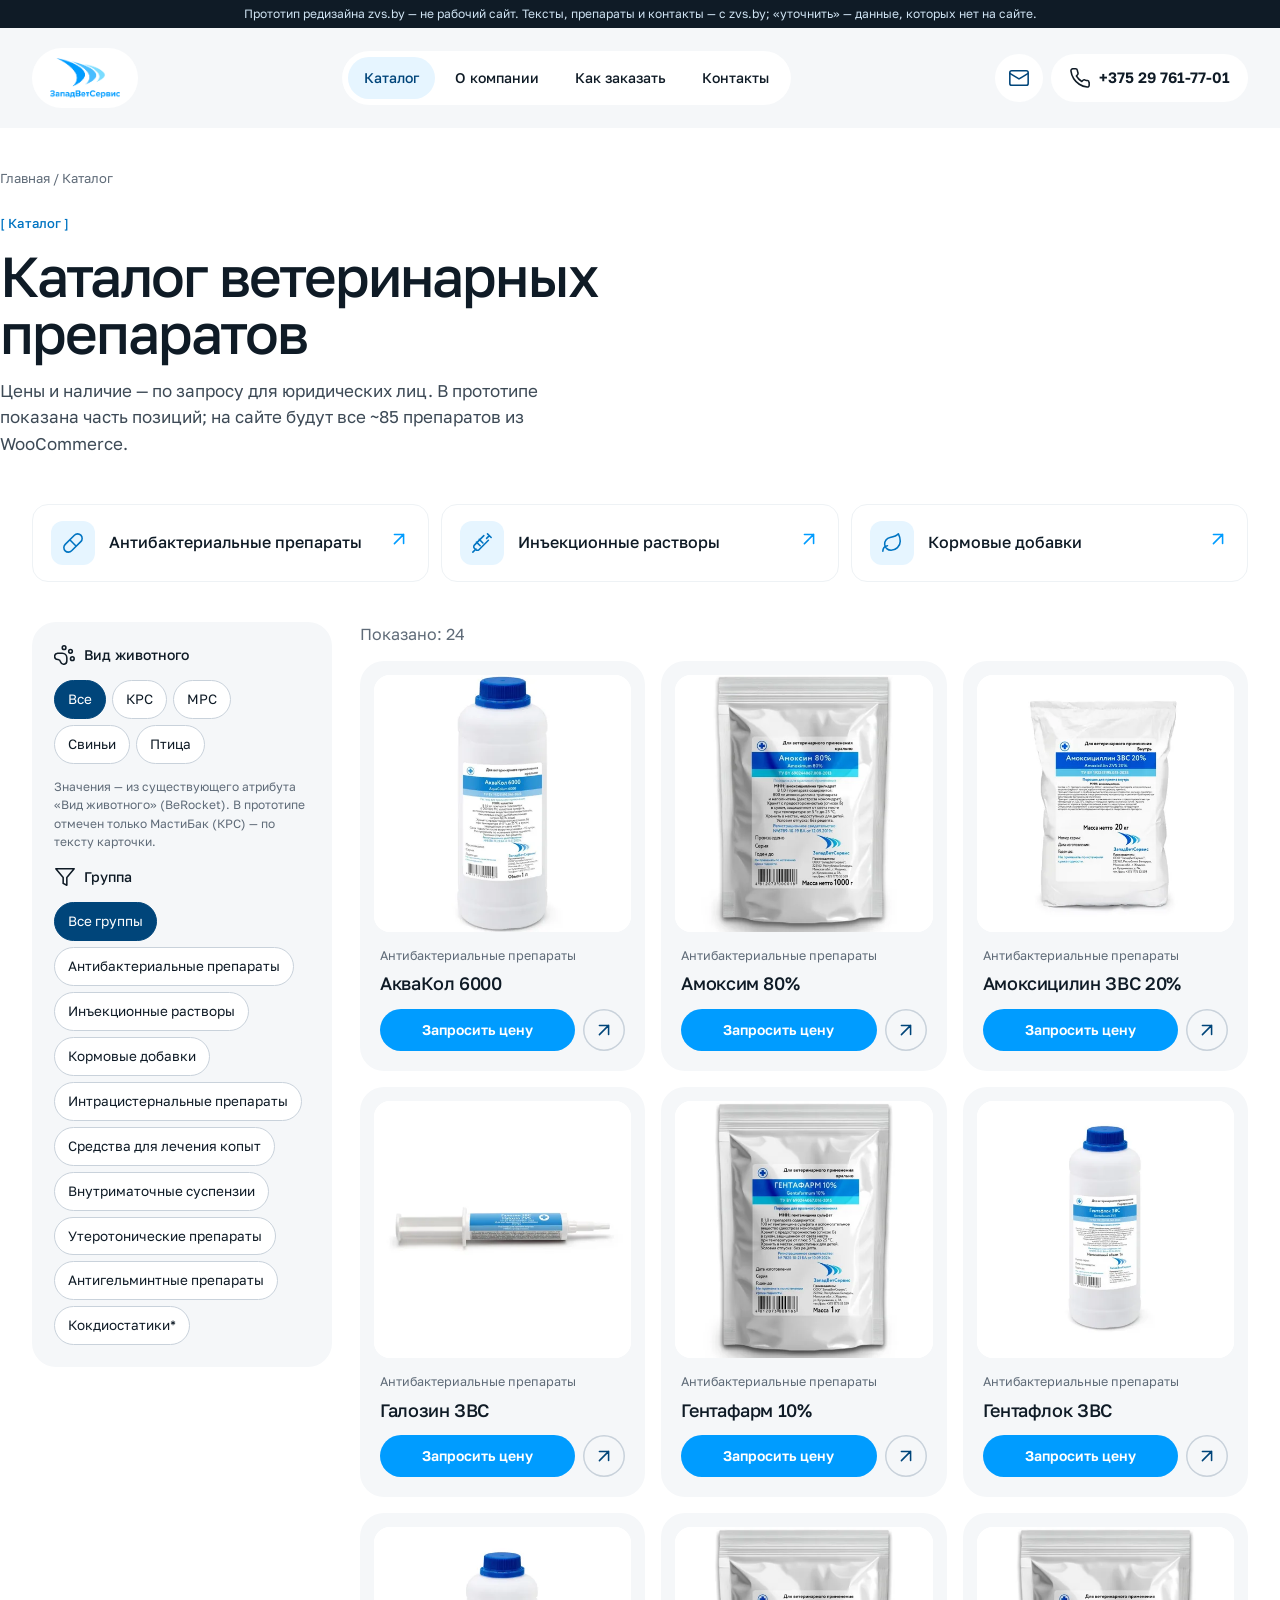
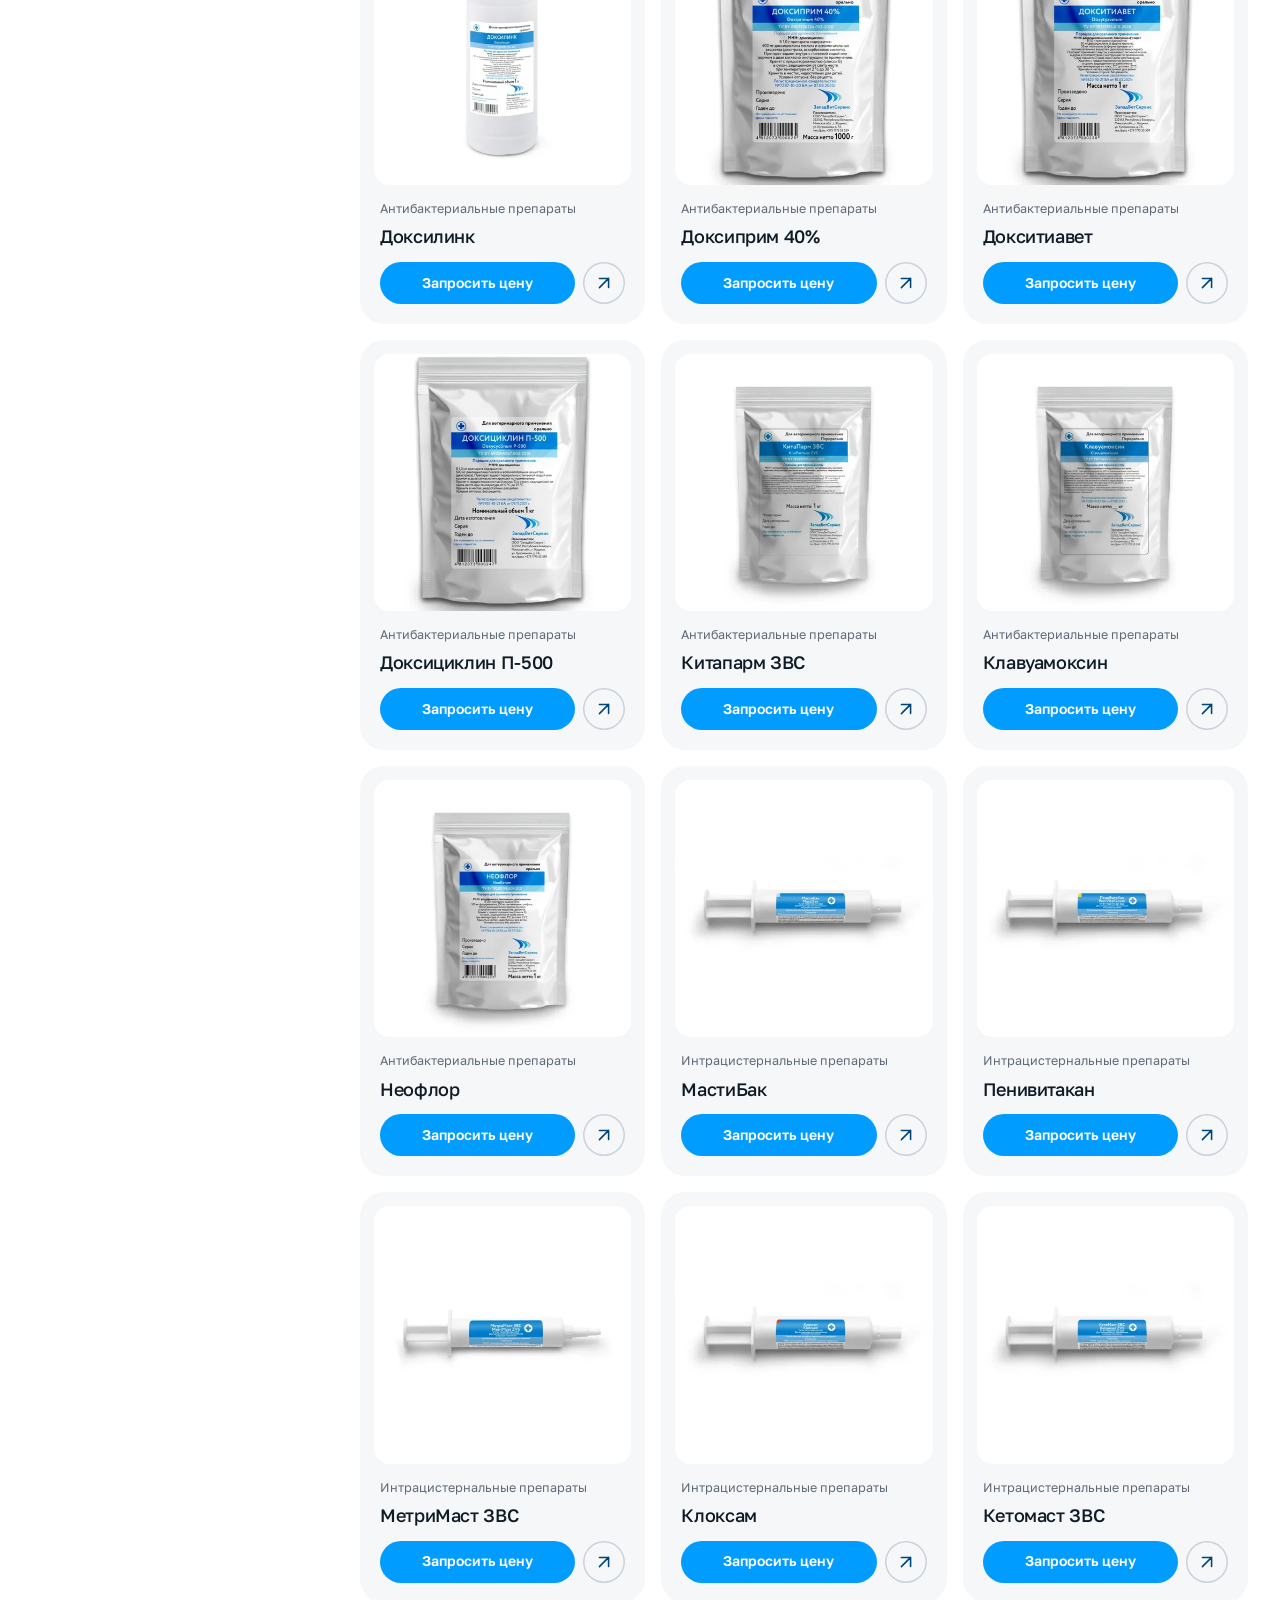
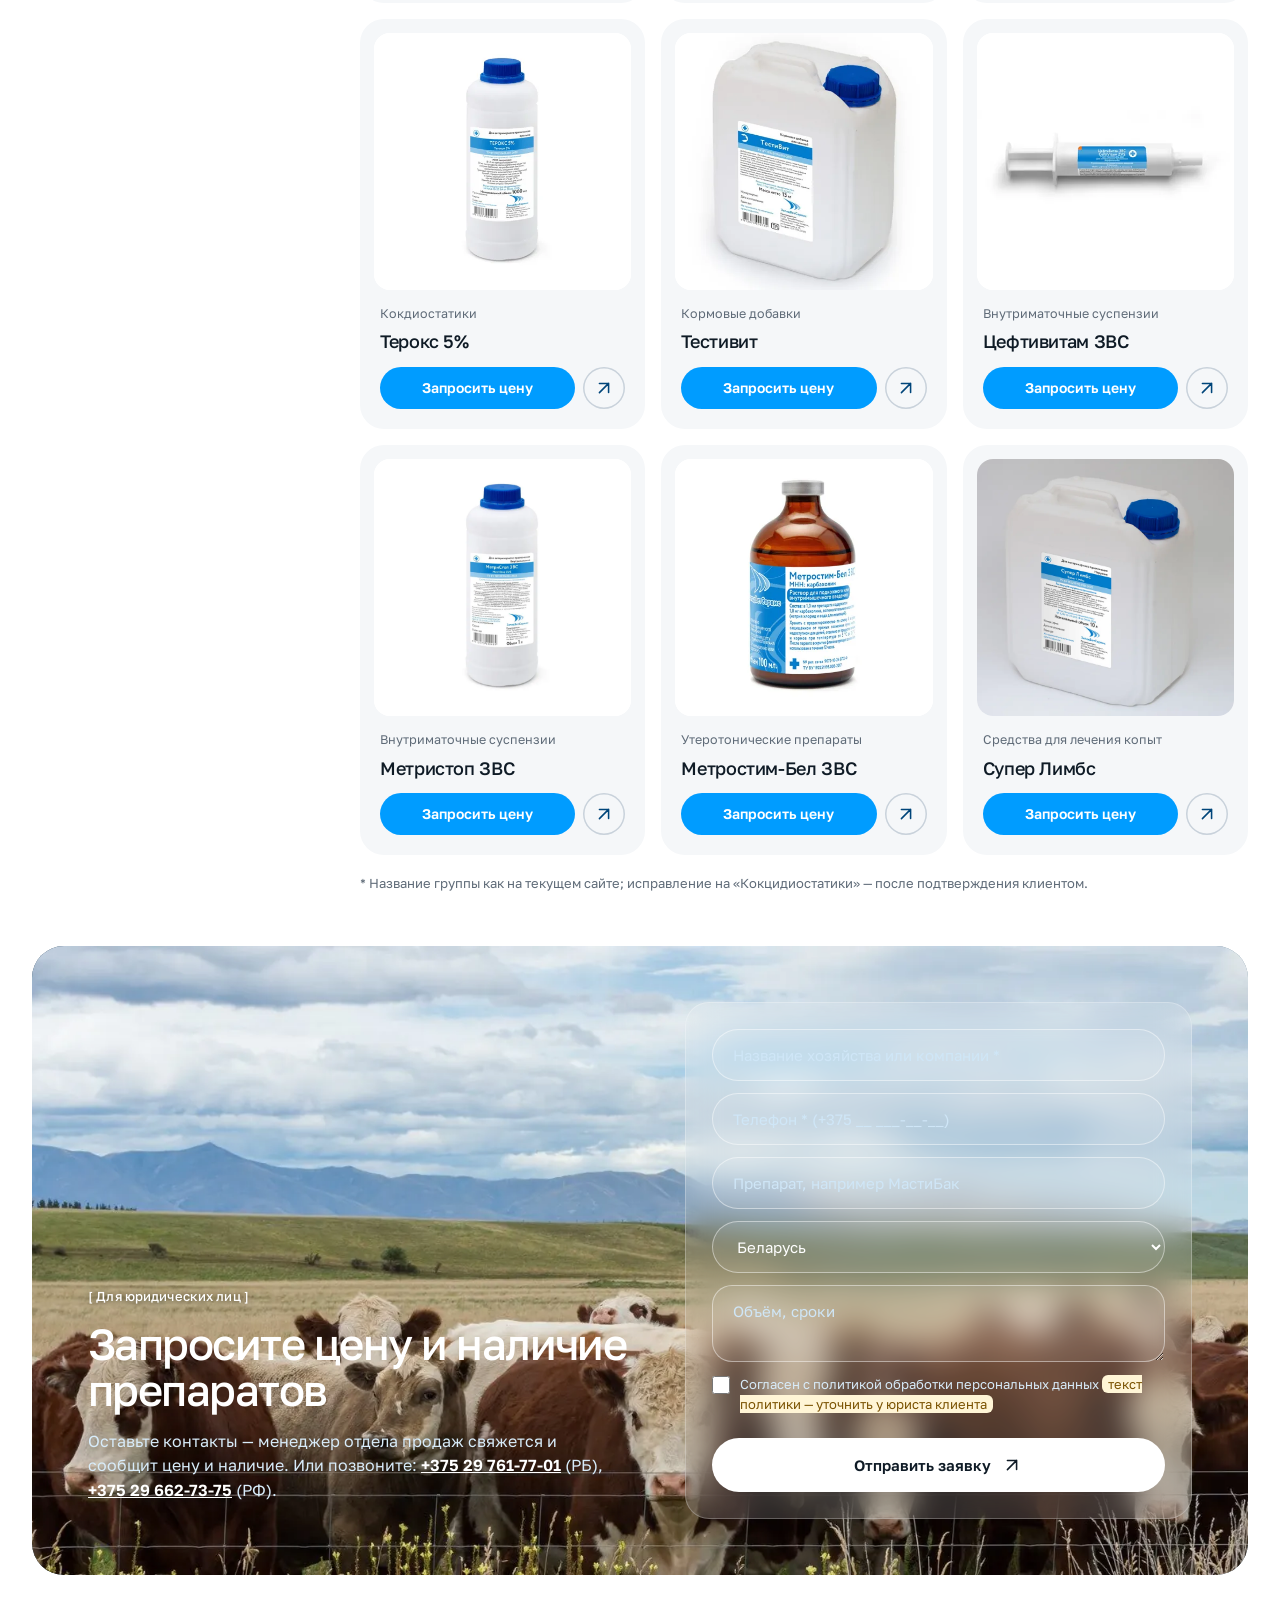
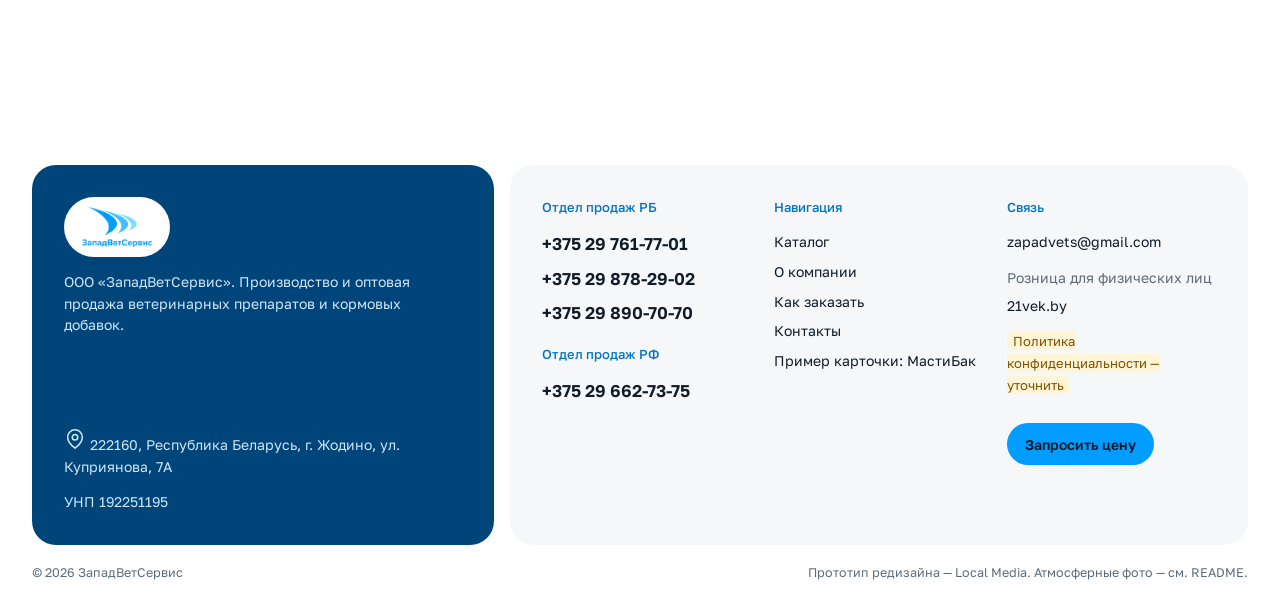
<file: catalog.html>
<!doctype html><html lang="ru"><head><meta charset="utf-8"><meta name="viewport" content="width=device-width,initial-scale=1"><title>Каталог ветеринарных препаратов и кормовых добавок — ЗападВетСервис</title><meta name="description" content="Каталог препаратов собственного производства: антибактериальные, инъекционные, кормовые добавки и др. Цена по запросу для юридических лиц."><link rel="icon" href="assets/logo.png"><link rel="preconnect" href="https://fonts.googleapis.com"><link rel="preconnect" href="https://fonts.gstatic.com" crossorigin><link href="https://fonts.googleapis.com/css2?family=Golos+Text:wght@400;500;600;700&display=swap" rel="stylesheet"><link rel="stylesheet" href="assets/style.css"></head><body><div class="proto">Прототип редизайна zvs.by — не рабочий сайт. Тексты, препараты и контакты — с zvs.by; «уточнить» — данные, которых нет на сайте.</div>
<header class="hdr solid"><div class="wrap hbar"><a class="logo" href="index.html"><img src="assets/logo.png" alt="ЗападВетСервис — логотип" width="140" height="80"></a>
<nav class="nav" aria-label="Основное меню"><a href="catalog.html" class="on">Каталог</a><a href="index.html#about">О компании</a><a href="index.html#how">Как заказать</a><a href="contacts.html">Контакты</a></nav>
<div class="hacts"><a class="iconbtn" href="mailto:zapadvets@gmail.com" aria-label="Написать на zapadvets@gmail.com"><svg class="ic " viewBox="0 0 24 24" aria-hidden="true"><rect x="2" y="4" width="20" height="16" rx="2"/><path d="m22 7-10 6L2 7"/></svg></a><a class="htel" href="tel:+375297617701" aria-label="Позвонить: +375 29 761-77-01"><svg class="ic " viewBox="0 0 24 24" aria-hidden="true"><path d="M22 16.9v3a2 2 0 0 1-2.2 2 19.8 19.8 0 0 1-8.6-3.1 19.5 19.5 0 0 1-6-6A19.8 19.8 0 0 1 2.1 4.2 2 2 0 0 1 4.1 2h3a2 2 0 0 1 2 1.7c.1.9.4 1.8.7 2.7a2 2 0 0 1-.5 2.1L8 9.8a16 16 0 0 0 6 6l1.3-1.3a2 2 0 0 1 2.1-.4c.9.3 1.8.6 2.7.7a2 2 0 0 1 1.7 2z"/></svg><span>+375 29 761-77-01</span></a><button class="iconbtn burger" aria-label="Меню" aria-expanded="false"><svg class="ic " viewBox="0 0 24 24" aria-hidden="true"><path d="M4 7h16M4 12h16M4 17h16"/></svg></button></div>
<div class="mnav"><a href="catalog.html">Каталог</a><a href="index.html#about">О компании</a><a href="index.html#how">Как заказать</a><a href="contacts.html">Контакты</a><a href="tel:+375297617701">+375 29 761-77-01 — отдел продаж РБ</a><a href="mailto:zapadvets@gmail.com">zapadvets@gmail.com</a></div></div></header><main><div class="wrap ptitle"><div class="bc"><a href="index.html">Главная</a> / Каталог</div><span class="lbl">Каталог</span><h1 style="margin-top:12px">Каталог ветеринарных препаратов</h1><p class="lead">Цены и наличие — по запросу для юридических лиц. В прототипе показана часть позиций; на сайте будут все ~85 препаратов из WooCommerce.</p></div>
<div class="wrap"><div class="groups" style="margin-bottom:40px"><a class="grp" href="catalog.html?g=antibakterialnye-preparaty"><span class="icbox"><svg class="ic " viewBox="0 0 24 24" aria-hidden="true"><path d="m10.5 20.5 10-10a4.95 4.95 0 1 0-7-7l-10 10a4.95 4.95 0 1 0 7 7zM8.5 8.5l7 7"/></svg></span>Антибактериальные препараты<span class="go"><svg class="ic " viewBox="0 0 24 24" aria-hidden="true"><path d="M7 17 17 7M7 7h10v10"/></svg></span></a><a class="grp" href="catalog.html?g=inekczionnye-rastvory"><span class="icbox"><svg class="ic " viewBox="0 0 24 24" aria-hidden="true"><path d="m18 2 4 4M17 7l3-3M19 9 8.7 19.3a2.4 2.4 0 0 1-3.4 0l-1.6-1.6a2.4 2.4 0 0 1 0-3.4L14 4M9 8l4 4M6 11l4 4M2 22l3.5-3.5"/></svg></span>Инъекционные растворы<span class="go"><svg class="ic " viewBox="0 0 24 24" aria-hidden="true"><path d="M7 17 17 7M7 7h10v10"/></svg></span></a><a class="grp" href="catalog.html?g=kormovye-dobavki"><span class="icbox"><svg class="ic " viewBox="0 0 24 24" aria-hidden="true"><path d="M11 20A7 7 0 0 1 9.8 6.1C15.5 5 17 4.5 19 2c1 2 2 4.2 2 8 0 5.5-4.8 10-10 10z"/><path d="M2 21c0-3 1.9-5.4 5.1-6"/></svg></span>Кормовые добавки<span class="go"><svg class="ic " viewBox="0 0 24 24" aria-hidden="true"><path d="M7 17 17 7M7 7h10v10"/></svg></span></a></div>
<div class="cl"><aside class="filters" aria-label="Фильтры"><b><svg class="ic " viewBox="0 0 24 24" aria-hidden="true"><circle cx="11" cy="4" r="2"/><circle cx="18" cy="8" r="2"/><circle cx="20" cy="16" r="2"/><path d="M9 10a5 5 0 0 1 5 5v3.5a3.5 3.5 0 0 1-6.8 1.2A3.5 3.5 0 0 0 4.4 17 3.5 3.5 0 0 1 4 10z"/></svg> Вид животного</b><div class="chips"><button class="chip on" data-k="a" data-v="all" aria-pressed="true">Все</button><button class="chip" data-k="a" data-v="krs" aria-pressed="false">КРС</button><button class="chip" data-k="a" data-v="mrs" aria-pressed="false">МРС</button><button class="chip" data-k="a" data-v="svin" aria-pressed="false">Свиньи</button><button class="chip" data-k="a" data-v="ptica" aria-pressed="false">Птица</button></div><small>Значения — из существующего атрибута «Вид животного» (BeRocket). В прототипе отмечен только МастиБак (КРС) — по тексту карточки.</small><b><svg class="ic " viewBox="0 0 24 24" aria-hidden="true"><path d="M22 3H2l8 9.5V19l4 2v-8.5z"/></svg> Группа</b><div class="chips"><button class="chip on" data-k="g" data-v="all" aria-pressed="true">Все группы</button><button class="chip" data-k="g" data-v="antibakterialnye-preparaty" aria-pressed="false">Антибактериальные препараты</button><button class="chip" data-k="g" data-v="inekczionnye-rastvory" aria-pressed="false">Инъекционные растворы</button><button class="chip" data-k="g" data-v="kormovye-dobavki" aria-pressed="false">Кормовые добавки</button><button class="chip" data-k="g" data-v="intraczisternalnye-preparaty" aria-pressed="false">Интрацистернальные препараты</button><button class="chip" data-k="g" data-v="sredstva-dlya-lecheniya-kopyt" aria-pressed="false">Средства для лечения копыт</button><button class="chip" data-k="g" data-v="vnutrimatochnye-suspenzii" aria-pressed="false">Внутриматочные суспензии</button><button class="chip" data-k="g" data-v="uterotonicheskie-preparaty" aria-pressed="false">Утеротонические препараты</button><button class="chip" data-k="g" data-v="antigelmintnye-preparaty" aria-pressed="false">Антигельминтные препараты</button><button class="chip" data-k="g" data-v="kokdiostatiki" aria-pressed="false">Кокдиостатики*</button></div></aside>
<div><p id="cnt" class="mu" style="margin:0 0 14px">Показано: 24</p><div class="pgrid"><div class="pc" data-g="antibakterialnye-preparaty" data-a=""><a class="pimg" href="product.html" aria-label="АкваКол 6000 — подробнее"><picture class=""><source srcset="assets/img/p-aquacolum-6000.webp" type="image/webp"><img src="assets/img/p-aquacolum-6000.jpg" alt="АкваКол 6000 — упаковка" loading="lazy" width="480" height="480"></picture></a><span class="cat">Антибактериальные препараты</span><h3><a href="product.html">АкваКол 6000</a></h3><div class="row"><a class="btn sm" href="#request" data-req="АкваКол 6000">Запросить цену</a><a class="arr dk" href="product.html" aria-label="АкваКол 6000: карточка"><svg class="ic " viewBox="0 0 24 24" aria-hidden="true"><path d="M7 17 17 7M7 7h10v10"/></svg></a></div></div><div class="pc" data-g="antibakterialnye-preparaty" data-a=""><a class="pimg" href="product.html" aria-label="Амоксим 80% — подробнее"><picture class=""><source srcset="assets/img/p-amoxim-80.webp" type="image/webp"><img src="assets/img/p-amoxim-80.jpg" alt="Амоксим 80% — упаковка" loading="lazy" width="480" height="480"></picture></a><span class="cat">Антибактериальные препараты</span><h3><a href="product.html">Амоксим 80%</a></h3><div class="row"><a class="btn sm" href="#request" data-req="Амоксим 80%">Запросить цену</a><a class="arr dk" href="product.html" aria-label="Амоксим 80%: карточка"><svg class="ic " viewBox="0 0 24 24" aria-hidden="true"><path d="M7 17 17 7M7 7h10v10"/></svg></a></div></div><div class="pc" data-g="antibakterialnye-preparaty" data-a=""><a class="pimg" href="product.html" aria-label="Амоксицилин ЗВС 20% — подробнее"><picture class=""><source srcset="assets/img/p-amoxicillin-zvs-20.webp" type="image/webp"><img src="assets/img/p-amoxicillin-zvs-20.jpg" alt="Амоксицилин ЗВС 20% — упаковка" loading="lazy" width="480" height="480"></picture></a><span class="cat">Антибактериальные препараты</span><h3><a href="product.html">Амоксицилин ЗВС 20%</a></h3><div class="row"><a class="btn sm" href="#request" data-req="Амоксицилин ЗВС 20%">Запросить цену</a><a class="arr dk" href="product.html" aria-label="Амоксицилин ЗВС 20%: карточка"><svg class="ic " viewBox="0 0 24 24" aria-hidden="true"><path d="M7 17 17 7M7 7h10v10"/></svg></a></div></div><div class="pc" data-g="antibakterialnye-preparaty" data-a=""><a class="pimg" href="product.html" aria-label="Галозин ЗВС — подробнее"><picture class=""><source srcset="assets/img/p-halozin-zvs.webp" type="image/webp"><img src="assets/img/p-halozin-zvs.jpg" alt="Галозин ЗВС — упаковка" loading="lazy" width="480" height="480"></picture></a><span class="cat">Антибактериальные препараты</span><h3><a href="product.html">Галозин ЗВС</a></h3><div class="row"><a class="btn sm" href="#request" data-req="Галозин ЗВС">Запросить цену</a><a class="arr dk" href="product.html" aria-label="Галозин ЗВС: карточка"><svg class="ic " viewBox="0 0 24 24" aria-hidden="true"><path d="M7 17 17 7M7 7h10v10"/></svg></a></div></div><div class="pc" data-g="antibakterialnye-preparaty" data-a=""><a class="pimg" href="product.html" aria-label="Гентафарм 10% — подробнее"><picture class=""><source srcset="assets/img/p-gentafarmum-10.webp" type="image/webp"><img src="assets/img/p-gentafarmum-10.jpg" alt="Гентафарм 10% — упаковка" loading="lazy" width="480" height="480"></picture></a><span class="cat">Антибактериальные препараты</span><h3><a href="product.html">Гентафарм 10%</a></h3><div class="row"><a class="btn sm" href="#request" data-req="Гентафарм 10%">Запросить цену</a><a class="arr dk" href="product.html" aria-label="Гентафарм 10%: карточка"><svg class="ic " viewBox="0 0 24 24" aria-hidden="true"><path d="M7 17 17 7M7 7h10v10"/></svg></a></div></div><div class="pc" data-g="antibakterialnye-preparaty" data-a=""><a class="pimg" href="product.html" aria-label="Гентафлок ЗВС — подробнее"><picture class=""><source srcset="assets/img/p-gentaflocum-zvs.webp" type="image/webp"><img src="assets/img/p-gentaflocum-zvs.jpg" alt="Гентафлок ЗВС — упаковка" loading="lazy" width="480" height="480"></picture></a><span class="cat">Антибактериальные препараты</span><h3><a href="product.html">Гентафлок ЗВС</a></h3><div class="row"><a class="btn sm" href="#request" data-req="Гентафлок ЗВС">Запросить цену</a><a class="arr dk" href="product.html" aria-label="Гентафлок ЗВС: карточка"><svg class="ic " viewBox="0 0 24 24" aria-hidden="true"><path d="M7 17 17 7M7 7h10v10"/></svg></a></div></div><div class="pc" data-g="antibakterialnye-preparaty" data-a=""><a class="pimg" href="product.html" aria-label="Доксилинк — подробнее"><picture class=""><source srcset="assets/img/p-doxylincum.webp" type="image/webp"><img src="assets/img/p-doxylincum.jpg" alt="Доксилинк — упаковка" loading="lazy" width="480" height="480"></picture></a><span class="cat">Антибактериальные препараты</span><h3><a href="product.html">Доксилинк</a></h3><div class="row"><a class="btn sm" href="#request" data-req="Доксилинк">Запросить цену</a><a class="arr dk" href="product.html" aria-label="Доксилинк: карточка"><svg class="ic " viewBox="0 0 24 24" aria-hidden="true"><path d="M7 17 17 7M7 7h10v10"/></svg></a></div></div><div class="pc" data-g="antibakterialnye-preparaty" data-a=""><a class="pimg" href="product.html" aria-label="Доксиприм 40% — подробнее"><picture class=""><source srcset="assets/img/p-doxiprim-40.webp" type="image/webp"><img src="assets/img/p-doxiprim-40.jpg" alt="Доксиприм 40% — упаковка" loading="lazy" width="480" height="480"></picture></a><span class="cat">Антибактериальные препараты</span><h3><a href="product.html">Доксиприм 40%</a></h3><div class="row"><a class="btn sm" href="#request" data-req="Доксиприм 40%">Запросить цену</a><a class="arr dk" href="product.html" aria-label="Доксиприм 40%: карточка"><svg class="ic " viewBox="0 0 24 24" aria-hidden="true"><path d="M7 17 17 7M7 7h10v10"/></svg></a></div></div><div class="pc" data-g="antibakterialnye-preparaty" data-a=""><a class="pimg" href="product.html" aria-label="Докситиавет — подробнее"><picture class=""><source srcset="assets/img/p-doxytyavetum.webp" type="image/webp"><img src="assets/img/p-doxytyavetum.jpg" alt="Докситиавет — упаковка" loading="lazy" width="480" height="480"></picture></a><span class="cat">Антибактериальные препараты</span><h3><a href="product.html">Докситиавет</a></h3><div class="row"><a class="btn sm" href="#request" data-req="Докситиавет">Запросить цену</a><a class="arr dk" href="product.html" aria-label="Докситиавет: карточка"><svg class="ic " viewBox="0 0 24 24" aria-hidden="true"><path d="M7 17 17 7M7 7h10v10"/></svg></a></div></div><div class="pc" data-g="antibakterialnye-preparaty" data-a=""><a class="pimg" href="product.html" aria-label="Доксициклин П-500 — подробнее"><picture class=""><source srcset="assets/img/p-doxyclinum-p-500.webp" type="image/webp"><img src="assets/img/p-doxyclinum-p-500.jpg" alt="Доксициклин П-500 — упаковка" loading="lazy" width="480" height="480"></picture></a><span class="cat">Антибактериальные препараты</span><h3><a href="product.html">Доксициклин П-500</a></h3><div class="row"><a class="btn sm" href="#request" data-req="Доксициклин П-500">Запросить цену</a><a class="arr dk" href="product.html" aria-label="Доксициклин П-500: карточка"><svg class="ic " viewBox="0 0 24 24" aria-hidden="true"><path d="M7 17 17 7M7 7h10v10"/></svg></a></div></div><div class="pc" data-g="antibakterialnye-preparaty" data-a=""><a class="pimg" href="product.html" aria-label="Китапарм ЗВС — подробнее"><picture class=""><source srcset="assets/img/p-kitaparm-zvs.webp" type="image/webp"><img src="assets/img/p-kitaparm-zvs.jpg" alt="Китапарм ЗВС — упаковка" loading="lazy" width="480" height="480"></picture></a><span class="cat">Антибактериальные препараты</span><h3><a href="product.html">Китапарм ЗВС</a></h3><div class="row"><a class="btn sm" href="#request" data-req="Китапарм ЗВС">Запросить цену</a><a class="arr dk" href="product.html" aria-label="Китапарм ЗВС: карточка"><svg class="ic " viewBox="0 0 24 24" aria-hidden="true"><path d="M7 17 17 7M7 7h10v10"/></svg></a></div></div><div class="pc" data-g="antibakterialnye-preparaty" data-a=""><a class="pimg" href="product.html" aria-label="Клавуамоксин — подробнее"><picture class=""><source srcset="assets/img/p-clavuamoxin.webp" type="image/webp"><img src="assets/img/p-clavuamoxin.jpg" alt="Клавуамоксин — упаковка" loading="lazy" width="480" height="480"></picture></a><span class="cat">Антибактериальные препараты</span><h3><a href="product.html">Клавуамоксин</a></h3><div class="row"><a class="btn sm" href="#request" data-req="Клавуамоксин">Запросить цену</a><a class="arr dk" href="product.html" aria-label="Клавуамоксин: карточка"><svg class="ic " viewBox="0 0 24 24" aria-hidden="true"><path d="M7 17 17 7M7 7h10v10"/></svg></a></div></div><div class="pc" data-g="antibakterialnye-preparaty" data-a=""><a class="pimg" href="product.html" aria-label="Неофлор — подробнее"><picture class=""><source srcset="assets/img/p-neoflorum.webp" type="image/webp"><img src="assets/img/p-neoflorum.jpg" alt="Неофлор — упаковка" loading="lazy" width="480" height="480"></picture></a><span class="cat">Антибактериальные препараты</span><h3><a href="product.html">Неофлор</a></h3><div class="row"><a class="btn sm" href="#request" data-req="Неофлор">Запросить цену</a><a class="arr dk" href="product.html" aria-label="Неофлор: карточка"><svg class="ic " viewBox="0 0 24 24" aria-hidden="true"><path d="M7 17 17 7M7 7h10v10"/></svg></a></div></div><div class="pc" data-g="intraczisternalnye-preparaty" data-a="krs"><a class="pimg" href="product.html" aria-label="МастиБак — подробнее"><picture class=""><source srcset="assets/img/p-mastibak.webp" type="image/webp"><img src="assets/img/p-mastibak.jpg" alt="МастиБак — упаковка" loading="lazy" width="480" height="480"></picture></a><span class="cat">Интрацистернальные препараты</span><h3><a href="product.html">МастиБак</a></h3><div class="row"><a class="btn sm" href="#request" data-req="МастиБак">Запросить цену</a><a class="arr dk" href="product.html" aria-label="МастиБак: карточка"><svg class="ic " viewBox="0 0 24 24" aria-hidden="true"><path d="M7 17 17 7M7 7h10v10"/></svg></a></div></div><div class="pc" data-g="intraczisternalnye-preparaty" data-a=""><a class="pimg" href="product.html" aria-label="Пенивитакан — подробнее"><picture class=""><source srcset="assets/img/p-penivitakanum.webp" type="image/webp"><img src="assets/img/p-penivitakanum.jpg" alt="Пенивитакан — упаковка" loading="lazy" width="480" height="480"></picture></a><span class="cat">Интрацистернальные препараты</span><h3><a href="product.html">Пенивитакан</a></h3><div class="row"><a class="btn sm" href="#request" data-req="Пенивитакан">Запросить цену</a><a class="arr dk" href="product.html" aria-label="Пенивитакан: карточка"><svg class="ic " viewBox="0 0 24 24" aria-hidden="true"><path d="M7 17 17 7M7 7h10v10"/></svg></a></div></div><div class="pc" data-g="intraczisternalnye-preparaty" data-a=""><a class="pimg" href="product.html" aria-label="МетриМаст ЗВС — подробнее"><picture class=""><source srcset="assets/img/p-metrimast-zvs.webp" type="image/webp"><img src="assets/img/p-metrimast-zvs.jpg" alt="МетриМаст ЗВС — упаковка" loading="lazy" width="480" height="480"></picture></a><span class="cat">Интрацистернальные препараты</span><h3><a href="product.html">МетриМаст ЗВС</a></h3><div class="row"><a class="btn sm" href="#request" data-req="МетриМаст ЗВС">Запросить цену</a><a class="arr dk" href="product.html" aria-label="МетриМаст ЗВС: карточка"><svg class="ic " viewBox="0 0 24 24" aria-hidden="true"><path d="M7 17 17 7M7 7h10v10"/></svg></a></div></div><div class="pc" data-g="intraczisternalnye-preparaty" data-a=""><a class="pimg" href="product.html" aria-label="Клоксам — подробнее"><picture class=""><source srcset="assets/img/p-kloksam.webp" type="image/webp"><img src="assets/img/p-kloksam.jpg" alt="Клоксам — упаковка" loading="lazy" width="480" height="480"></picture></a><span class="cat">Интрацистернальные препараты</span><h3><a href="product.html">Клоксам</a></h3><div class="row"><a class="btn sm" href="#request" data-req="Клоксам">Запросить цену</a><a class="arr dk" href="product.html" aria-label="Клоксам: карточка"><svg class="ic " viewBox="0 0 24 24" aria-hidden="true"><path d="M7 17 17 7M7 7h10v10"/></svg></a></div></div><div class="pc" data-g="intraczisternalnye-preparaty" data-a=""><a class="pimg" href="product.html" aria-label="Кетомаст ЗВС — подробнее"><picture class=""><source srcset="assets/img/p-ketomast-zvs.webp" type="image/webp"><img src="assets/img/p-ketomast-zvs.jpg" alt="Кетомаст ЗВС — упаковка" loading="lazy" width="480" height="480"></picture></a><span class="cat">Интрацистернальные препараты</span><h3><a href="product.html">Кетомаст ЗВС</a></h3><div class="row"><a class="btn sm" href="#request" data-req="Кетомаст ЗВС">Запросить цену</a><a class="arr dk" href="product.html" aria-label="Кетомаст ЗВС: карточка"><svg class="ic " viewBox="0 0 24 24" aria-hidden="true"><path d="M7 17 17 7M7 7h10v10"/></svg></a></div></div><div class="pc" data-g="kokdiostatiki" data-a=""><a class="pimg" href="product.html" aria-label="Терокс 5% — подробнее"><picture class=""><source srcset="assets/img/p-terox-5.webp" type="image/webp"><img src="assets/img/p-terox-5.jpg" alt="Терокс 5% — упаковка" loading="lazy" width="480" height="480"></picture></a><span class="cat">Кокдиостатики</span><h3><a href="product.html">Терокс 5%</a></h3><div class="row"><a class="btn sm" href="#request" data-req="Терокс 5%">Запросить цену</a><a class="arr dk" href="product.html" aria-label="Терокс 5%: карточка"><svg class="ic " viewBox="0 0 24 24" aria-hidden="true"><path d="M7 17 17 7M7 7h10v10"/></svg></a></div></div><div class="pc" data-g="kormovye-dobavki" data-a=""><a class="pimg" href="product.html" aria-label="Тестивит — подробнее"><picture class=""><source srcset="assets/img/p-testivit.webp" type="image/webp"><img src="assets/img/p-testivit.jpg" alt="Тестивит — упаковка" loading="lazy" width="480" height="480"></picture></a><span class="cat">Кормовые добавки</span><h3><a href="product.html">Тестивит</a></h3><div class="row"><a class="btn sm" href="#request" data-req="Тестивит">Запросить цену</a><a class="arr dk" href="product.html" aria-label="Тестивит: карточка"><svg class="ic " viewBox="0 0 24 24" aria-hidden="true"><path d="M7 17 17 7M7 7h10v10"/></svg></a></div></div><div class="pc" data-g="vnutrimatochnye-suspenzii" data-a=""><a class="pimg" href="product.html" aria-label="Цефтивитам ЗВС — подробнее"><picture class=""><source srcset="assets/img/p-ceftivitam-zvs.webp" type="image/webp"><img src="assets/img/p-ceftivitam-zvs.jpg" alt="Цефтивитам ЗВС — упаковка" loading="lazy" width="480" height="480"></picture></a><span class="cat">Внутриматочные суспензии</span><h3><a href="product.html">Цефтивитам ЗВС</a></h3><div class="row"><a class="btn sm" href="#request" data-req="Цефтивитам ЗВС">Запросить цену</a><a class="arr dk" href="product.html" aria-label="Цефтивитам ЗВС: карточка"><svg class="ic " viewBox="0 0 24 24" aria-hidden="true"><path d="M7 17 17 7M7 7h10v10"/></svg></a></div></div><div class="pc" data-g="vnutrimatochnye-suspenzii" data-a=""><a class="pimg" href="product.html" aria-label="Метристоп ЗВС — подробнее"><picture class=""><source srcset="assets/img/p-metristop-zvs.webp" type="image/webp"><img src="assets/img/p-metristop-zvs.jpg" alt="Метристоп ЗВС — упаковка" loading="lazy" width="480" height="480"></picture></a><span class="cat">Внутриматочные суспензии</span><h3><a href="product.html">Метристоп ЗВС</a></h3><div class="row"><a class="btn sm" href="#request" data-req="Метристоп ЗВС">Запросить цену</a><a class="arr dk" href="product.html" aria-label="Метристоп ЗВС: карточка"><svg class="ic " viewBox="0 0 24 24" aria-hidden="true"><path d="M7 17 17 7M7 7h10v10"/></svg></a></div></div><div class="pc" data-g="uterotonicheskie-preparaty" data-a=""><a class="pimg" href="product.html" aria-label="Метростим-Бел ЗВС — подробнее"><picture class=""><source srcset="assets/img/p-metrostimbel-zvs.webp" type="image/webp"><img src="assets/img/p-metrostimbel-zvs.jpg" alt="Метростим-Бел ЗВС — упаковка" loading="lazy" width="480" height="480"></picture></a><span class="cat">Утеротонические препараты</span><h3><a href="product.html">Метростим-Бел ЗВС</a></h3><div class="row"><a class="btn sm" href="#request" data-req="Метростим-Бел ЗВС">Запросить цену</a><a class="arr dk" href="product.html" aria-label="Метростим-Бел ЗВС: карточка"><svg class="ic " viewBox="0 0 24 24" aria-hidden="true"><path d="M7 17 17 7M7 7h10v10"/></svg></a></div></div><div class="pc" data-g="sredstva-dlya-lecheniya-kopyt" data-a=""><a class="pimg" href="product.html" aria-label="Супер Лимбс — подробнее"><picture class=""><source srcset="assets/img/p-super-limbs.webp" type="image/webp"><img src="assets/img/p-super-limbs.jpg" alt="Супер Лимбс — упаковка" loading="lazy" width="480" height="480"></picture></a><span class="cat">Средства для лечения копыт</span><h3><a href="product.html">Супер Лимбс</a></h3><div class="row"><a class="btn sm" href="#request" data-req="Супер Лимбс">Запросить цену</a><a class="arr dk" href="product.html" aria-label="Супер Лимбс: карточка"><svg class="ic " viewBox="0 0 24 24" aria-hidden="true"><path d="M7 17 17 7M7 7h10v10"/></svg></a></div></div></div><p class="mu" style="font-size:13px;margin-top:18px">* Название группы как на текущем сайте; исправление на «Кокцидиостатики» — после подтверждения клиентом.</p></div></div></div>
<section class="sec" id="request" style="padding-top:40px"><div class="fband"><picture class=""><source srcset="assets/img/atm-cows-field.webp" type="image/webp"><img src="assets/img/atm-cows-field.jpg" alt="Стадо коров на пастбище (атмосферное фото)" loading="lazy"></picture>
<div><span class="lbl">Для юридических лиц</span><h2>Запросите цену и наличие препаратов</h2><p>Оставьте контакты — менеджер отдела продаж свяжется и сообщит цену и наличие. Или позвоните: <a href="tel:+375297617701">+375 29 761-77-01</a> (РБ), <a href="tel:+375296627375">+375 29 662-73-75</a> (РФ).</p></div>
<form class="form proto-form" novalidate><label class="sr" for="f-org">Организация</label><input id="f-org" name="org" placeholder="Название хозяйства или компании *" autocomplete="organization"><label class="sr" for="f-tel">Телефон</label><input id="f-tel" name="tel" type="tel" placeholder="Телефон * (+375 __ ___-__-__)" autocomplete="tel"><label class="sr" for="product">Препарат</label><input id="product" name="product" placeholder="Препарат, например МастиБак"><label class="sr" for="f-reg">Регион</label><select id="f-reg" name="region"><option>Беларусь</option><option>Россия</option></select><label class="sr" for="f-msg">Комментарий</label><textarea id="f-msg" name="msg" rows="2" placeholder="Объём, сроки"></textarea>
<label class="chk"><input type="checkbox" name="agree"> <span>Согласен с политикой обработки персональных данных <span class="tbd">текст политики — уточнить у юриста клиента</span></span></label><p class="err" role="alert"></p><button class="btn" type="submit">Отправить заявку <svg class="ic " viewBox="0 0 24 24" aria-hidden="true"><path d="M7 17 17 7M7 7h10v10"/></svg></button><p class="ok" role="status" tabindex="-1" hidden>Это прототип: заявка никуда не отправлена. На WordPress форма будет подключена к почте/CRM.</p></form></div></section></main><footer><div class="wrap"><div class="fgrid"><div class="fl"><a class="logo" href="index.html"><img src="assets/logo.png" alt="ЗападВетСервис" width="140" height="80" loading="lazy"></a><p>ООО «ЗападВетСервис». Производство и оптовая продажа ветеринарных препаратов и кормовых добавок.</p><p class="addr"><svg class="ic " viewBox="0 0 24 24" aria-hidden="true"><path d="M20 10c0 6-8 12-8 12S4 16 4 10a8 8 0 0 1 16 0z"/><circle cx="12" cy="10" r="3"/></svg> 222160, Республика Беларусь, г. Жодино, ул. Куприянова, 7А</p><p>УНП 192251195</p></div>
<div class="fr"><div class="big"><h4>Отдел продаж РБ</h4><a href="tel:+375297617701">+375 29 761-77-01</a><a href="tel:+375298782902">+375 29 878-29-02</a><a href="tel:+375298907070">+375 29 890-70-70</a><h4 style="margin-top:18px">Отдел продаж РФ</h4><a href="tel:+375296627375">+375 29 662-73-75</a></div>
<div><h4>Навигация</h4><a href="catalog.html">Каталог</a><a href="index.html#about">О компании</a><a href="index.html#how">Как заказать</a><a href="contacts.html">Контакты</a><a href="product.html">Пример карточки: МастиБак</a></div>
<div><h4>Связь</h4><a href="mailto:zapadvets@gmail.com">zapadvets@gmail.com</a><p class="mu" style="margin:14px 0 6px">Розница для физических лиц</p><a href="https://www.21vek.by/" rel="nofollow noopener" target="_blank">21vek.by</a><p class="mu" style="margin-top:14px"><span class="tbd">Политика конфиденциальности — уточнить</span></p><a class="btn sm" href="#request" style="margin-top:14px;display:inline-flex">Запросить цену</a></div></div></div>
<div class="fbot"><span>© 2026 ЗападВетСервис</span><span>Прототип редизайна — Local Media. Атмосферные фото — см. README.</span></div></div></footer>
<div class="sticky-cta"><a class="btn ln" href="tel:+375297617701"><svg class="ic " viewBox="0 0 24 24" aria-hidden="true"><path d="M22 16.9v3a2 2 0 0 1-2.2 2 19.8 19.8 0 0 1-8.6-3.1 19.5 19.5 0 0 1-6-6A19.8 19.8 0 0 1 2.1 4.2 2 2 0 0 1 4.1 2h3a2 2 0 0 1 2 1.7c.1.9.4 1.8.7 2.7a2 2 0 0 1-.5 2.1L8 9.8a16 16 0 0 0 6 6l1.3-1.3a2 2 0 0 1 2.1-.4c.9.3 1.8.6 2.7.7a2 2 0 0 1 1.7 2z"/></svg> Позвонить</a><a class="btn" href="#request">Запросить цену</a></div><script src="assets/app.js"></script></body></html>
</file>
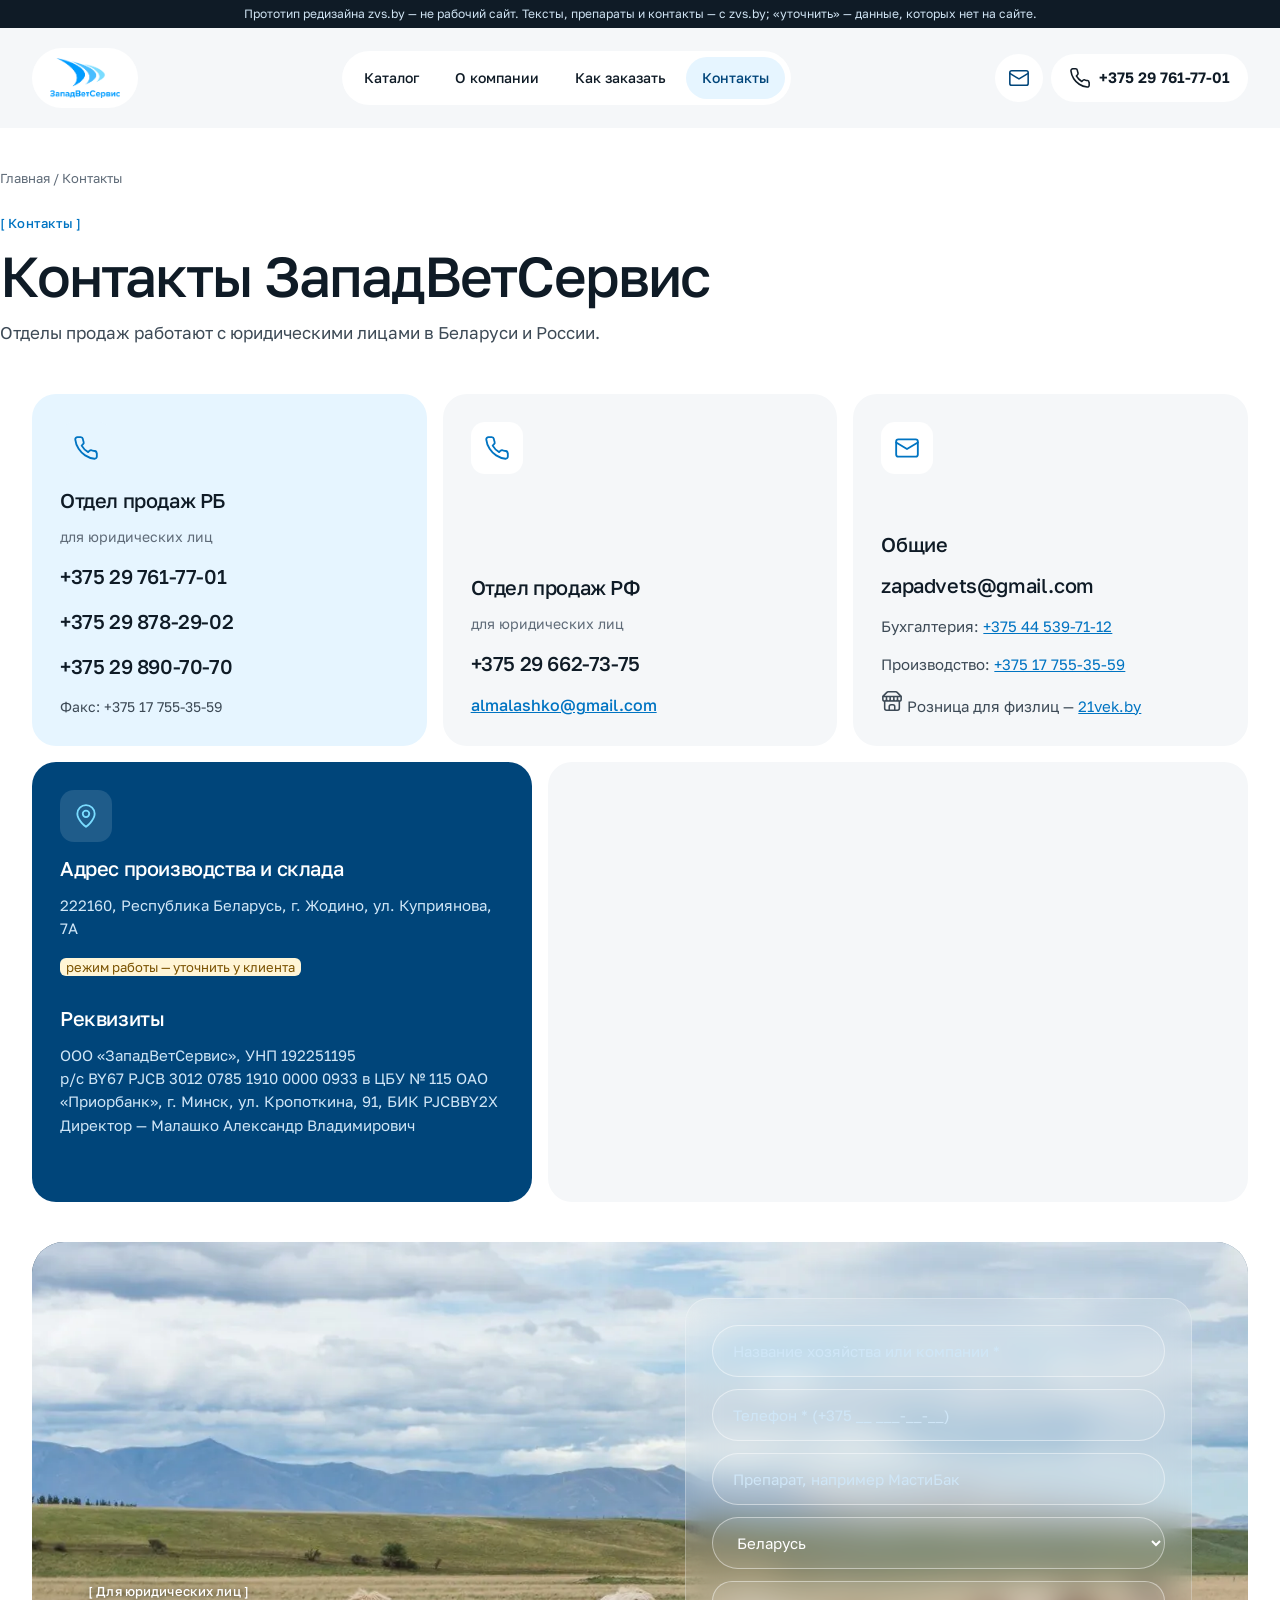
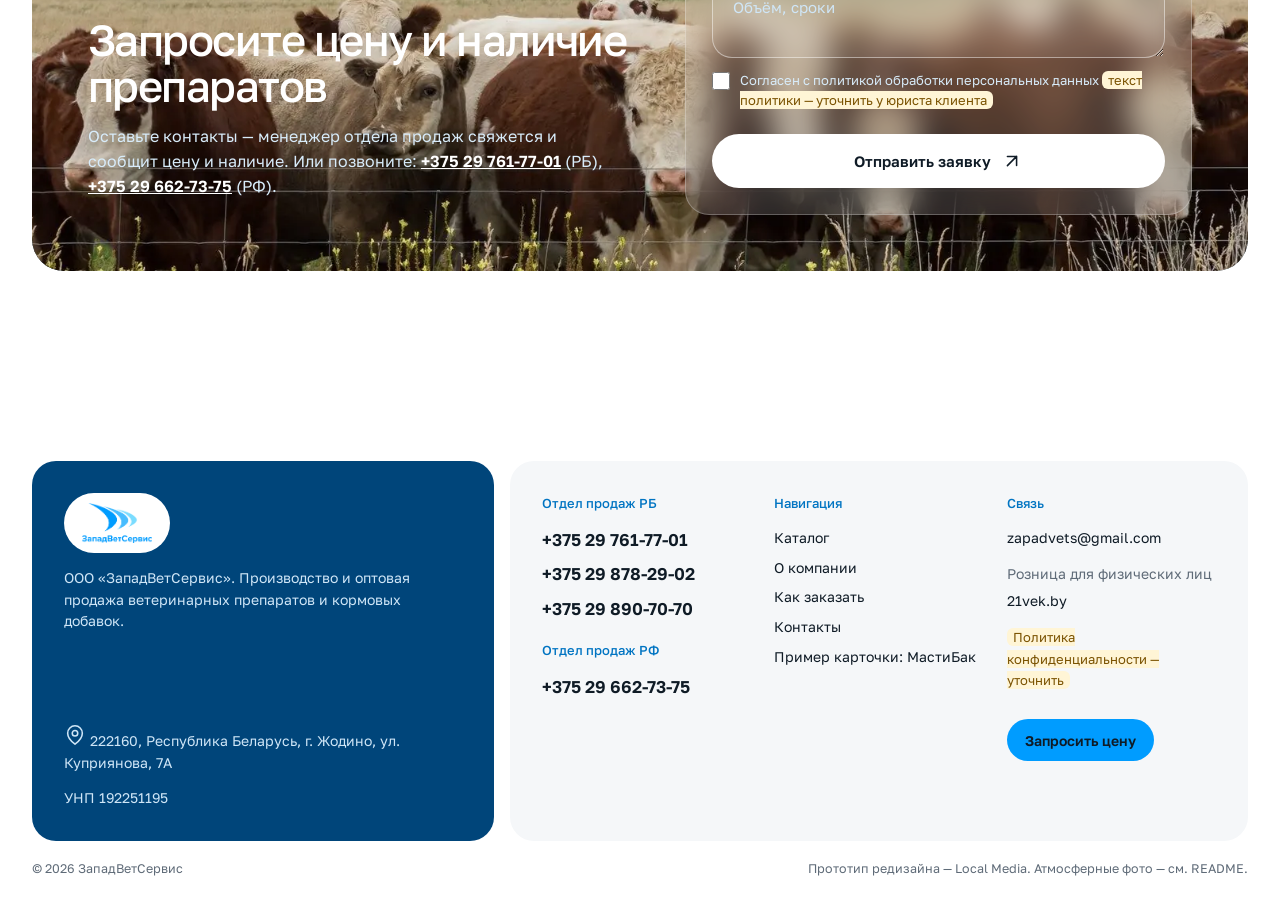
<file: contacts.html>
<!doctype html><html lang="ru"><head><meta charset="utf-8"><meta name="viewport" content="width=device-width,initial-scale=1"><title>Контакты отдела продаж — ЗападВетСервис, Жодино</title><meta name="description" content="Телефоны отделов продаж РБ и РФ, e-mail, адрес производства: г. Жодино, ул. Куприянова, 7А."><link rel="icon" href="assets/logo.png"><link rel="preconnect" href="https://fonts.googleapis.com"><link rel="preconnect" href="https://fonts.gstatic.com" crossorigin><link href="https://fonts.googleapis.com/css2?family=Golos+Text:wght@400;500;600;700&display=swap" rel="stylesheet"><link rel="stylesheet" href="assets/style.css"></head><body><div class="proto">Прототип редизайна zvs.by — не рабочий сайт. Тексты, препараты и контакты — с zvs.by; «уточнить» — данные, которых нет на сайте.</div>
<header class="hdr solid"><div class="wrap hbar"><a class="logo" href="index.html"><img src="assets/logo.png" alt="ЗападВетСервис — логотип" width="140" height="80"></a>
<nav class="nav" aria-label="Основное меню"><a href="catalog.html">Каталог</a><a href="index.html#about">О компании</a><a href="index.html#how">Как заказать</a><a href="contacts.html" class="on">Контакты</a></nav>
<div class="hacts"><a class="iconbtn" href="mailto:zapadvets@gmail.com" aria-label="Написать на zapadvets@gmail.com"><svg class="ic " viewBox="0 0 24 24" aria-hidden="true"><rect x="2" y="4" width="20" height="16" rx="2"/><path d="m22 7-10 6L2 7"/></svg></a><a class="htel" href="tel:+375297617701" aria-label="Позвонить: +375 29 761-77-01"><svg class="ic " viewBox="0 0 24 24" aria-hidden="true"><path d="M22 16.9v3a2 2 0 0 1-2.2 2 19.8 19.8 0 0 1-8.6-3.1 19.5 19.5 0 0 1-6-6A19.8 19.8 0 0 1 2.1 4.2 2 2 0 0 1 4.1 2h3a2 2 0 0 1 2 1.7c.1.9.4 1.8.7 2.7a2 2 0 0 1-.5 2.1L8 9.8a16 16 0 0 0 6 6l1.3-1.3a2 2 0 0 1 2.1-.4c.9.3 1.8.6 2.7.7a2 2 0 0 1 1.7 2z"/></svg><span>+375 29 761-77-01</span></a><button class="iconbtn burger" aria-label="Меню" aria-expanded="false"><svg class="ic " viewBox="0 0 24 24" aria-hidden="true"><path d="M4 7h16M4 12h16M4 17h16"/></svg></button></div>
<div class="mnav"><a href="catalog.html">Каталог</a><a href="index.html#about">О компании</a><a href="index.html#how">Как заказать</a><a href="contacts.html">Контакты</a><a href="tel:+375297617701">+375 29 761-77-01 — отдел продаж РБ</a><a href="mailto:zapadvets@gmail.com">zapadvets@gmail.com</a></div></div></header><main><div class="wrap ptitle"><div class="bc"><a href="index.html">Главная</a> / Контакты</div><span class="lbl">Контакты</span><h1 style="margin-top:12px">Контакты ЗападВетСервис</h1><p class="lead">Отделы продаж работают с юридическими лицами в Беларуси и России.</p></div>
<div class="wrap"><div class="ccards"><div class="card bl"><div class="icbox"><svg class="ic " viewBox="0 0 24 24" aria-hidden="true"><path d="M22 16.9v3a2 2 0 0 1-2.2 2 19.8 19.8 0 0 1-8.6-3.1 19.5 19.5 0 0 1-6-6A19.8 19.8 0 0 1 2.1 4.2 2 2 0 0 1 4.1 2h3a2 2 0 0 1 2 1.7c.1.9.4 1.8.7 2.7a2 2 0 0 1-.5 2.1L8 9.8a16 16 0 0 0 6 6l1.3-1.3a2 2 0 0 1 2.1-.4c.9.3 1.8.6 2.7.7a2 2 0 0 1 1.7 2z"/></svg></div><h3>Отдел продаж РБ</h3><span class="mu" style="font-size:14px">для юридических лиц</span><a class="t" href="tel:+375297617701">+375 29 761-77-01</a><a class="t" href="tel:+375298782902">+375 29 878-29-02</a><a class="t" href="tel:+375298907070">+375 29 890-70-70</a><p class="mu" style="font-size:14px">Факс: +375 17 755-35-59</p></div>
<div class="card"><div class="icbox"><svg class="ic " viewBox="0 0 24 24" aria-hidden="true"><path d="M22 16.9v3a2 2 0 0 1-2.2 2 19.8 19.8 0 0 1-8.6-3.1 19.5 19.5 0 0 1-6-6A19.8 19.8 0 0 1 2.1 4.2 2 2 0 0 1 4.1 2h3a2 2 0 0 1 2 1.7c.1.9.4 1.8.7 2.7a2 2 0 0 1-.5 2.1L8 9.8a16 16 0 0 0 6 6l1.3-1.3a2 2 0 0 1 2.1-.4c.9.3 1.8.6 2.7.7a2 2 0 0 1 1.7 2z"/></svg></div><h3>Отдел продаж РФ</h3><span class="mu" style="font-size:14px">для юридических лиц</span><a class="t" href="tel:+375296627375">+375 29 662-73-75</a><a href="mailto:almalashko@gmail.com" style="font-weight:500">almalashko@gmail.com</a></div>
<div class="card"><div class="icbox"><svg class="ic " viewBox="0 0 24 24" aria-hidden="true"><rect x="2" y="4" width="20" height="16" rx="2"/><path d="m22 7-10 6L2 7"/></svg></div><h3>Общие</h3><a class="t" href="mailto:zapadvets@gmail.com">zapadvets@gmail.com</a><p>Бухгалтерия: <a href="tel:+375445397112">+375 44 539-71-12</a></p><p>Производство: <a href="tel:+375177553559">+375 17 755-35-59</a></p><p><svg class="ic " viewBox="0 0 24 24" aria-hidden="true"><path d="m2 7 4.4-4.4A2 2 0 0 1 7.8 2h8.4a2 2 0 0 1 1.4.6L22 7M4 12v8a2 2 0 0 0 2 2h12a2 2 0 0 0 2-2v-8M15 22v-4a2 2 0 0 0-2-2h-2a2 2 0 0 0-2 2v4M2 7h20M22 7v3a2 2 0 0 1-4 0V7M18 10a2 2 0 0 1-4 0V7M14 10a2 2 0 0 1-4 0V7M10 10a2 2 0 0 1-4 0V7M6 10a2 2 0 0 1-4 0V7"/></svg> Розница для физлиц — <a href="https://www.21vek.by/" rel="nofollow noopener" target="_blank">21vek.by</a></p></div></div>
<div class="cmap"><div class="card dk"><div class="icbox"><svg class="ic " viewBox="0 0 24 24" aria-hidden="true"><path d="M20 10c0 6-8 12-8 12S4 16 4 10a8 8 0 0 1 16 0z"/><circle cx="12" cy="10" r="3"/></svg></div><h3 style="margin-top:0">Адрес производства и склада</h3><p>222160, Республика Беларусь, г. Жодино, ул. Куприянова, 7А</p><p><span class="tbd">режим работы — уточнить у клиента</span></p><h3 style="margin-top:14px">Реквизиты</h3><p>ООО «ЗападВетСервис», УНП 192251195<br>р/с BY67 PJCB 3012 0785 1910 0000 0933 в ЦБУ № 115 ОАО «Приорбанк», г. Минск, ул. Кропоткина, 91, БИК PJCBBY2X<br>Директор — Малашко Александр Владимирович</p></div>
<iframe class="map" src="https://yandex.ru/map-widget/v1/?z=12&amp;ol=biz&amp;oid=29747087843" title="Яндекс Карта: ЗападВетСервис, г. Жодино, ул. Куприянова, 7А" loading="lazy" allowfullscreen></iframe></div></div>
<section class="sec" id="request" style="padding-top:40px"><div class="fband"><picture class=""><source srcset="assets/img/atm-cows-field.webp" type="image/webp"><img src="assets/img/atm-cows-field.jpg" alt="Стадо коров на пастбище (атмосферное фото)" loading="lazy"></picture>
<div><span class="lbl">Для юридических лиц</span><h2>Запросите цену и наличие препаратов</h2><p>Оставьте контакты — менеджер отдела продаж свяжется и сообщит цену и наличие. Или позвоните: <a href="tel:+375297617701">+375 29 761-77-01</a> (РБ), <a href="tel:+375296627375">+375 29 662-73-75</a> (РФ).</p></div>
<form class="form proto-form" novalidate><label class="sr" for="f-org">Организация</label><input id="f-org" name="org" placeholder="Название хозяйства или компании *" autocomplete="organization"><label class="sr" for="f-tel">Телефон</label><input id="f-tel" name="tel" type="tel" placeholder="Телефон * (+375 __ ___-__-__)" autocomplete="tel"><label class="sr" for="product">Препарат</label><input id="product" name="product" placeholder="Препарат, например МастиБак"><label class="sr" for="f-reg">Регион</label><select id="f-reg" name="region"><option>Беларусь</option><option>Россия</option></select><label class="sr" for="f-msg">Комментарий</label><textarea id="f-msg" name="msg" rows="2" placeholder="Объём, сроки"></textarea>
<label class="chk"><input type="checkbox" name="agree"> <span>Согласен с политикой обработки персональных данных <span class="tbd">текст политики — уточнить у юриста клиента</span></span></label><p class="err" role="alert"></p><button class="btn" type="submit">Отправить заявку <svg class="ic " viewBox="0 0 24 24" aria-hidden="true"><path d="M7 17 17 7M7 7h10v10"/></svg></button><p class="ok" role="status" tabindex="-1" hidden>Это прототип: заявка никуда не отправлена. На WordPress форма будет подключена к почте/CRM.</p></form></div></section></main><footer><div class="wrap"><div class="fgrid"><div class="fl"><a class="logo" href="index.html"><img src="assets/logo.png" alt="ЗападВетСервис" width="140" height="80" loading="lazy"></a><p>ООО «ЗападВетСервис». Производство и оптовая продажа ветеринарных препаратов и кормовых добавок.</p><p class="addr"><svg class="ic " viewBox="0 0 24 24" aria-hidden="true"><path d="M20 10c0 6-8 12-8 12S4 16 4 10a8 8 0 0 1 16 0z"/><circle cx="12" cy="10" r="3"/></svg> 222160, Республика Беларусь, г. Жодино, ул. Куприянова, 7А</p><p>УНП 192251195</p></div>
<div class="fr"><div class="big"><h4>Отдел продаж РБ</h4><a href="tel:+375297617701">+375 29 761-77-01</a><a href="tel:+375298782902">+375 29 878-29-02</a><a href="tel:+375298907070">+375 29 890-70-70</a><h4 style="margin-top:18px">Отдел продаж РФ</h4><a href="tel:+375296627375">+375 29 662-73-75</a></div>
<div><h4>Навигация</h4><a href="catalog.html">Каталог</a><a href="index.html#about">О компании</a><a href="index.html#how">Как заказать</a><a href="contacts.html">Контакты</a><a href="product.html">Пример карточки: МастиБак</a></div>
<div><h4>Связь</h4><a href="mailto:zapadvets@gmail.com">zapadvets@gmail.com</a><p class="mu" style="margin:14px 0 6px">Розница для физических лиц</p><a href="https://www.21vek.by/" rel="nofollow noopener" target="_blank">21vek.by</a><p class="mu" style="margin-top:14px"><span class="tbd">Политика конфиденциальности — уточнить</span></p><a class="btn sm" href="#request" style="margin-top:14px;display:inline-flex">Запросить цену</a></div></div></div>
<div class="fbot"><span>© 2026 ЗападВетСервис</span><span>Прототип редизайна — Local Media. Атмосферные фото — см. README.</span></div></div></footer>
<div class="sticky-cta"><a class="btn ln" href="tel:+375297617701"><svg class="ic " viewBox="0 0 24 24" aria-hidden="true"><path d="M22 16.9v3a2 2 0 0 1-2.2 2 19.8 19.8 0 0 1-8.6-3.1 19.5 19.5 0 0 1-6-6A19.8 19.8 0 0 1 2.1 4.2 2 2 0 0 1 4.1 2h3a2 2 0 0 1 2 1.7c.1.9.4 1.8.7 2.7a2 2 0 0 1-.5 2.1L8 9.8a16 16 0 0 0 6 6l1.3-1.3a2 2 0 0 1 2.1-.4c.9.3 1.8.6 2.7.7a2 2 0 0 1 1.7 2z"/></svg> Позвонить</a><a class="btn" href="#request">Запросить цену</a></div><script src="assets/app.js"></script></body></html>
</file>
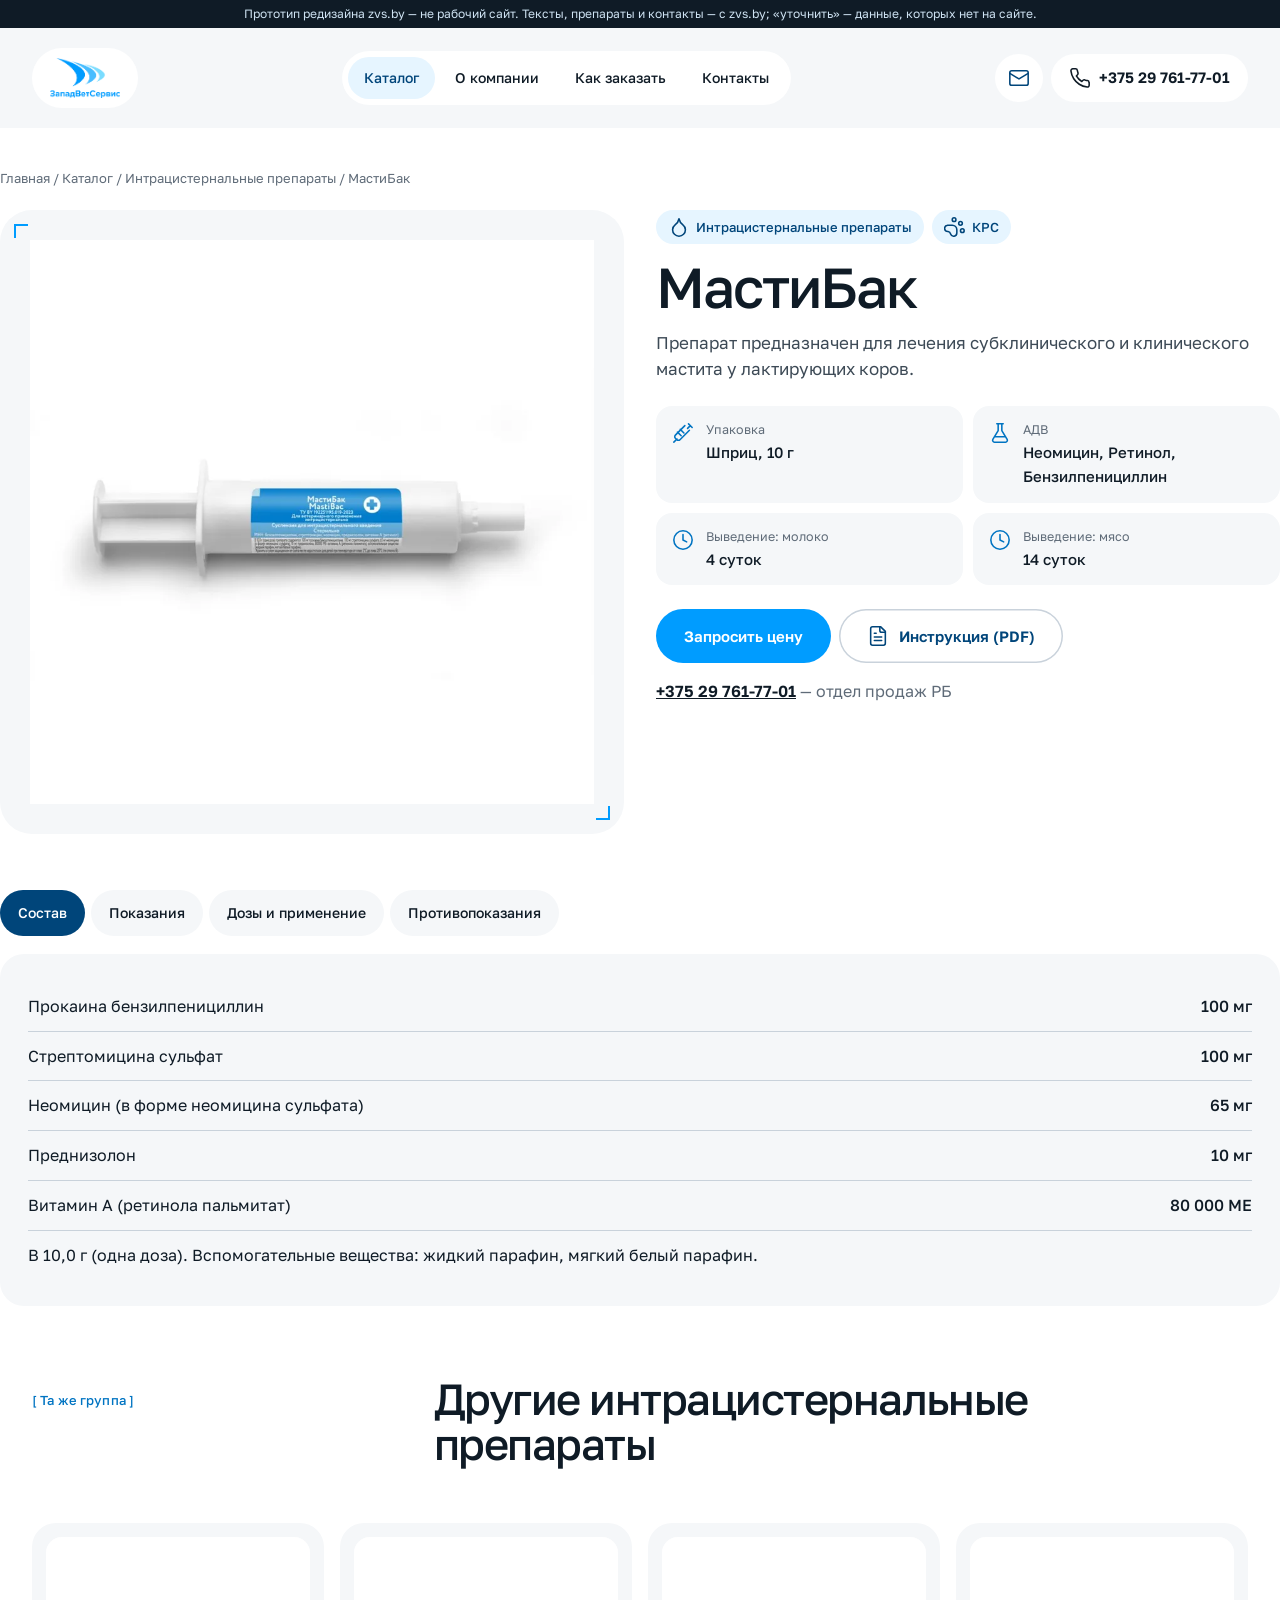
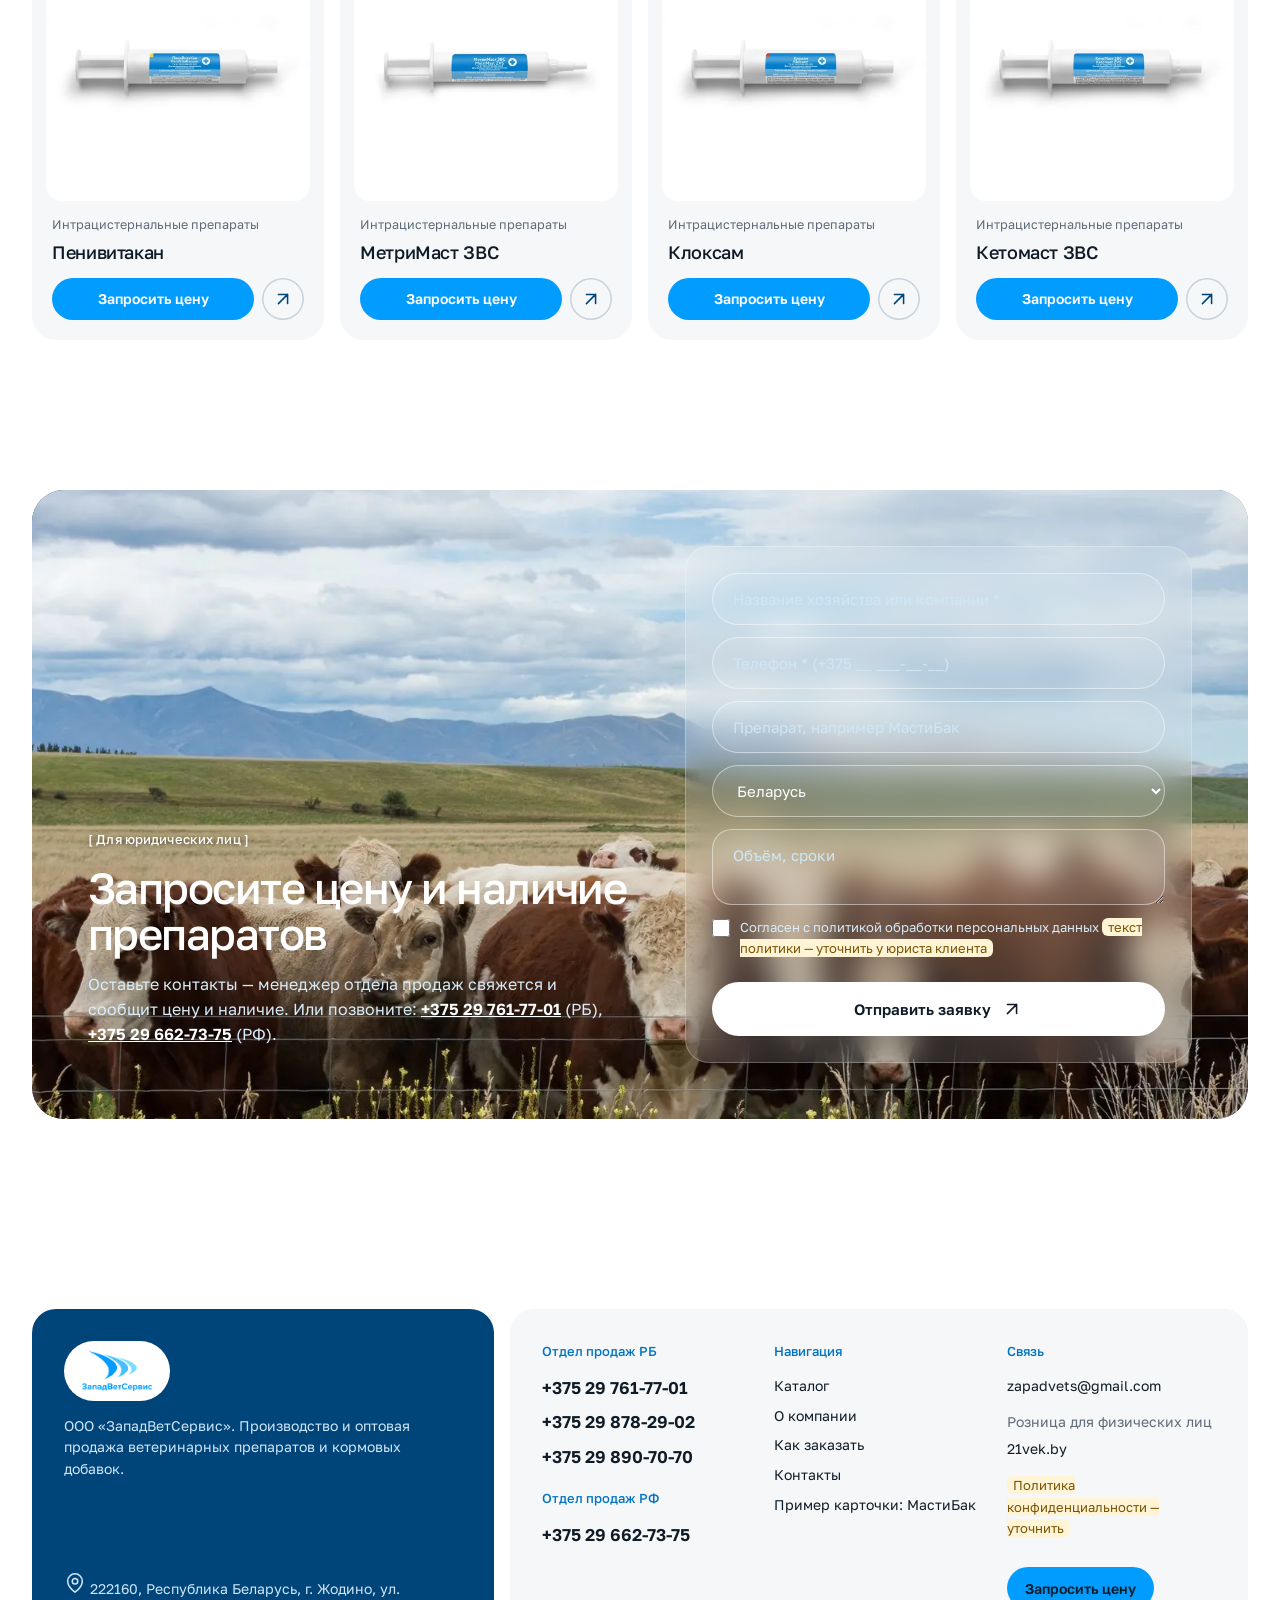
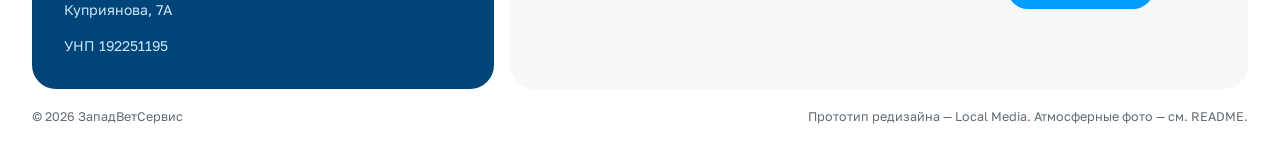
<file: product.html>
<!doctype html><html lang="ru"><head><meta charset="utf-8"><meta name="viewport" content="width=device-width,initial-scale=1"><title>МастиБак — интрацистернальный препарат при мастите коров | ЗападВетСервис</title><meta name="description" content="МастиБак — препарат для лечения субклинического и клинического мастита у лактирующих коров. Шприц 10 г. Цена по запросу."><link rel="icon" href="assets/logo.png"><link rel="preconnect" href="https://fonts.googleapis.com"><link rel="preconnect" href="https://fonts.gstatic.com" crossorigin><link href="https://fonts.googleapis.com/css2?family=Golos+Text:wght@400;500;600;700&display=swap" rel="stylesheet"><link rel="stylesheet" href="assets/style.css"></head><body><div class="proto">Прототип редизайна zvs.by — не рабочий сайт. Тексты, препараты и контакты — с zvs.by; «уточнить» — данные, которых нет на сайте.</div>
<header class="hdr solid"><div class="wrap hbar"><a class="logo" href="index.html"><img src="assets/logo.png" alt="ЗападВетСервис — логотип" width="140" height="80"></a>
<nav class="nav" aria-label="Основное меню"><a href="catalog.html" class="on">Каталог</a><a href="index.html#about">О компании</a><a href="index.html#how">Как заказать</a><a href="contacts.html">Контакты</a></nav>
<div class="hacts"><a class="iconbtn" href="mailto:zapadvets@gmail.com" aria-label="Написать на zapadvets@gmail.com"><svg class="ic " viewBox="0 0 24 24" aria-hidden="true"><rect x="2" y="4" width="20" height="16" rx="2"/><path d="m22 7-10 6L2 7"/></svg></a><a class="htel" href="tel:+375297617701" aria-label="Позвонить: +375 29 761-77-01"><svg class="ic " viewBox="0 0 24 24" aria-hidden="true"><path d="M22 16.9v3a2 2 0 0 1-2.2 2 19.8 19.8 0 0 1-8.6-3.1 19.5 19.5 0 0 1-6-6A19.8 19.8 0 0 1 2.1 4.2 2 2 0 0 1 4.1 2h3a2 2 0 0 1 2 1.7c.1.9.4 1.8.7 2.7a2 2 0 0 1-.5 2.1L8 9.8a16 16 0 0 0 6 6l1.3-1.3a2 2 0 0 1 2.1-.4c.9.3 1.8.6 2.7.7a2 2 0 0 1 1.7 2z"/></svg><span>+375 29 761-77-01</span></a><button class="iconbtn burger" aria-label="Меню" aria-expanded="false"><svg class="ic " viewBox="0 0 24 24" aria-hidden="true"><path d="M4 7h16M4 12h16M4 17h16"/></svg></button></div>
<div class="mnav"><a href="catalog.html">Каталог</a><a href="index.html#about">О компании</a><a href="index.html#how">Как заказать</a><a href="contacts.html">Контакты</a><a href="tel:+375297617701">+375 29 761-77-01 — отдел продаж РБ</a><a href="mailto:zapadvets@gmail.com">zapadvets@gmail.com</a></div></div></header><main><div class="wrap ptitle"><div class="bc"><a href="index.html">Главная</a> / <a href="catalog.html">Каталог</a> / <a href="catalog.html?g=intraczisternalnye-preparaty">Интрацистернальные препараты</a> / МастиБак</div>
<div class="pd"><div class="pimg big frame bl"><picture class=""><source srcset="assets/img/p-mastibak-900.webp" type="image/webp"><img src="assets/img/p-mastibak-900.jpg" alt="МастиБак — упаковка" width="900" height="900"></picture></div><div><div class="tagl"><span class="tagp"><svg class="ic " viewBox="0 0 24 24" aria-hidden="true"><path d="M12 22a7 7 0 0 0 7-7c0-2-1-3.9-3-5.5s-3.5-4-4-6.5c-.5 2.5-2 4.9-4 6.5S5 13 5 15a7 7 0 0 0 7 7z"/></svg> Интрацистернальные препараты</span><span class="tagp"><svg class="ic " viewBox="0 0 24 24" aria-hidden="true"><circle cx="11" cy="4" r="2"/><circle cx="18" cy="8" r="2"/><circle cx="20" cy="16" r="2"/><path d="M9 10a5 5 0 0 1 5 5v3.5a3.5 3.5 0 0 1-6.8 1.2A3.5 3.5 0 0 0 4.4 17 3.5 3.5 0 0 1 4 10z"/></svg> КРС</span></div><h1>МастиБак</h1><p class="lead" style="margin-top:14px">Препарат предназначен для лечения субклинического и клинического мастита у лактирующих коров.</p>
<div class="kv"><div><svg class="ic " viewBox="0 0 24 24" aria-hidden="true"><path d="m18 2 4 4M17 7l3-3M19 9 8.7 19.3a2.4 2.4 0 0 1-3.4 0l-1.6-1.6a2.4 2.4 0 0 1 0-3.4L14 4M9 8l4 4M6 11l4 4M2 22l3.5-3.5"/></svg><span><small>Упаковка</small><b>Шприц, 10 г</b></span></div><div><svg class="ic " viewBox="0 0 24 24" aria-hidden="true"><path d="M10 2v7.3L4.2 19a2 2 0 0 0 1.7 3h12.2a2 2 0 0 0 1.7-3L14 9.3V2M8.5 2h7M7 16h10"/></svg><span><small>АДВ</small><b>Неомицин, Ретинол, Бензилпенициллин</b></span></div><div><svg class="ic " viewBox="0 0 24 24" aria-hidden="true"><circle cx="12" cy="12" r="10"/><path d="M12 6v6l4 2"/></svg><span><small>Выведение: молоко</small><b>4 суток</b></span></div><div><svg class="ic " viewBox="0 0 24 24" aria-hidden="true"><circle cx="12" cy="12" r="10"/><path d="M12 6v6l4 2"/></svg><span><small>Выведение: мясо</small><b>14 суток</b></span></div></div>
<div class="bgrp"><a class="btn" href="#request" data-req="МастиБак">Запросить цену</a><a class="btn ln" href="https://zvs.by/wp-content/uploads/2023/01/mastibak.pdf" target="_blank" rel="noopener"><svg class="ic " viewBox="0 0 24 24" aria-hidden="true"><path d="M15 2H6a2 2 0 0 0-2 2v16a2 2 0 0 0 2 2h12a2 2 0 0 0 2-2V7z"/><path d="M14 2v4a2 2 0 0 0 2 2h4M10 9H8M16 13H8M16 17H8"/></svg> Инструкция (PDF)</a></div><p style="margin-top:16px"><a href="tel:+375297617701" style="font-weight:600;color:var(--ink)">+375 29 761-77-01</a> <span class="mu">— отдел продаж РБ</span></p></div></div>
<div class="tabs" role="tablist"><button class="tab on" data-p="p1" role="tab" aria-selected="true">Состав</button><button class="tab" data-p="p2" role="tab" aria-selected="false">Показания</button><button class="tab" data-p="p3" role="tab" aria-selected="false">Дозы и применение</button><button class="tab" data-p="p4" role="tab" aria-selected="false">Противопоказания</button></div>
<div class="pane on" id="p1" role="tabpanel"><table class="tbl"><tr><td>Прокаина бензилпенициллин</td><td>100 мг</td></tr><tr><td>Стрептомицина сульфат</td><td>100 мг</td></tr><tr><td>Неомицин (в форме неомицина сульфата)</td><td>65 мг</td></tr><tr><td>Преднизолон</td><td>10 мг</td></tr><tr><td>Витамин А (ретинола пальмитат)</td><td>80 000 МЕ</td></tr></table><p>В 10,0 г (одна доза). Вспомогательные вещества: жидкий парафин, мягкий белый парафин.</p></div>
<div class="pane" id="p2" role="tabpanel"><p>Препарат предназначен для лечения коров, больных субклиническим и (или) клиническим маститом в период лактации.</p></div>
<div class="pane" id="p3" role="tabpanel"><p>Препарат применяют интрацистернально один раз в сутки в течение трех дней в дозе 10 г (содержимое одного шприца) на одну больную четверть вымени. Перед использованием шприц с препаратом рекомендуется тщательно встряхнуть и подогреть до температуры тела животного.</p></div>
<div class="pane" id="p4" role="tabpanel"><p>Препарат противопоказан животным с повышенной чувствительностью к компонентам препарата, заболеваниями почек и печени.</p></div></div>
<section class="sec tight"><div class="wrap"><div class="shead"><span class="lbl">Та же группа</span><div><h2>Другие интрацистернальные препараты</h2></div></div><div class="pgrid"><div class="pc"><a class="pimg" href="product.html" aria-label="Пенивитакан — подробнее"><picture class=""><source srcset="assets/img/p-penivitakanum.webp" type="image/webp"><img src="assets/img/p-penivitakanum.jpg" alt="Пенивитакан — упаковка" loading="lazy" width="480" height="480"></picture></a><span class="cat">Интрацистернальные препараты</span><h3><a href="product.html">Пенивитакан</a></h3><div class="row"><a class="btn sm" href="#request" data-req="Пенивитакан">Запросить цену</a><a class="arr dk" href="product.html" aria-label="Пенивитакан: карточка"><svg class="ic " viewBox="0 0 24 24" aria-hidden="true"><path d="M7 17 17 7M7 7h10v10"/></svg></a></div></div><div class="pc"><a class="pimg" href="product.html" aria-label="МетриМаст ЗВС — подробнее"><picture class=""><source srcset="assets/img/p-metrimast-zvs.webp" type="image/webp"><img src="assets/img/p-metrimast-zvs.jpg" alt="МетриМаст ЗВС — упаковка" loading="lazy" width="480" height="480"></picture></a><span class="cat">Интрацистернальные препараты</span><h3><a href="product.html">МетриМаст ЗВС</a></h3><div class="row"><a class="btn sm" href="#request" data-req="МетриМаст ЗВС">Запросить цену</a><a class="arr dk" href="product.html" aria-label="МетриМаст ЗВС: карточка"><svg class="ic " viewBox="0 0 24 24" aria-hidden="true"><path d="M7 17 17 7M7 7h10v10"/></svg></a></div></div><div class="pc"><a class="pimg" href="product.html" aria-label="Клоксам — подробнее"><picture class=""><source srcset="assets/img/p-kloksam.webp" type="image/webp"><img src="assets/img/p-kloksam.jpg" alt="Клоксам — упаковка" loading="lazy" width="480" height="480"></picture></a><span class="cat">Интрацистернальные препараты</span><h3><a href="product.html">Клоксам</a></h3><div class="row"><a class="btn sm" href="#request" data-req="Клоксам">Запросить цену</a><a class="arr dk" href="product.html" aria-label="Клоксам: карточка"><svg class="ic " viewBox="0 0 24 24" aria-hidden="true"><path d="M7 17 17 7M7 7h10v10"/></svg></a></div></div><div class="pc"><a class="pimg" href="product.html" aria-label="Кетомаст ЗВС — подробнее"><picture class=""><source srcset="assets/img/p-ketomast-zvs.webp" type="image/webp"><img src="assets/img/p-ketomast-zvs.jpg" alt="Кетомаст ЗВС — упаковка" loading="lazy" width="480" height="480"></picture></a><span class="cat">Интрацистернальные препараты</span><h3><a href="product.html">Кетомаст ЗВС</a></h3><div class="row"><a class="btn sm" href="#request" data-req="Кетомаст ЗВС">Запросить цену</a><a class="arr dk" href="product.html" aria-label="Кетомаст ЗВС: карточка"><svg class="ic " viewBox="0 0 24 24" aria-hidden="true"><path d="M7 17 17 7M7 7h10v10"/></svg></a></div></div></div></div></section>
<section class="sec" id="request" style="padding-top:40px"><div class="fband"><picture class=""><source srcset="assets/img/atm-cows-field.webp" type="image/webp"><img src="assets/img/atm-cows-field.jpg" alt="Стадо коров на пастбище (атмосферное фото)" loading="lazy"></picture>
<div><span class="lbl">Для юридических лиц</span><h2>Запросите цену и наличие препаратов</h2><p>Оставьте контакты — менеджер отдела продаж свяжется и сообщит цену и наличие. Или позвоните: <a href="tel:+375297617701">+375 29 761-77-01</a> (РБ), <a href="tel:+375296627375">+375 29 662-73-75</a> (РФ).</p></div>
<form class="form proto-form" novalidate><label class="sr" for="f-org">Организация</label><input id="f-org" name="org" placeholder="Название хозяйства или компании *" autocomplete="organization"><label class="sr" for="f-tel">Телефон</label><input id="f-tel" name="tel" type="tel" placeholder="Телефон * (+375 __ ___-__-__)" autocomplete="tel"><label class="sr" for="product">Препарат</label><input id="product" name="product" placeholder="Препарат, например МастиБак"><label class="sr" for="f-reg">Регион</label><select id="f-reg" name="region"><option>Беларусь</option><option>Россия</option></select><label class="sr" for="f-msg">Комментарий</label><textarea id="f-msg" name="msg" rows="2" placeholder="Объём, сроки"></textarea>
<label class="chk"><input type="checkbox" name="agree"> <span>Согласен с политикой обработки персональных данных <span class="tbd">текст политики — уточнить у юриста клиента</span></span></label><p class="err" role="alert"></p><button class="btn" type="submit">Отправить заявку <svg class="ic " viewBox="0 0 24 24" aria-hidden="true"><path d="M7 17 17 7M7 7h10v10"/></svg></button><p class="ok" role="status" tabindex="-1" hidden>Это прототип: заявка никуда не отправлена. На WordPress форма будет подключена к почте/CRM.</p></form></div></section></main><footer><div class="wrap"><div class="fgrid"><div class="fl"><a class="logo" href="index.html"><img src="assets/logo.png" alt="ЗападВетСервис" width="140" height="80" loading="lazy"></a><p>ООО «ЗападВетСервис». Производство и оптовая продажа ветеринарных препаратов и кормовых добавок.</p><p class="addr"><svg class="ic " viewBox="0 0 24 24" aria-hidden="true"><path d="M20 10c0 6-8 12-8 12S4 16 4 10a8 8 0 0 1 16 0z"/><circle cx="12" cy="10" r="3"/></svg> 222160, Республика Беларусь, г. Жодино, ул. Куприянова, 7А</p><p>УНП 192251195</p></div>
<div class="fr"><div class="big"><h4>Отдел продаж РБ</h4><a href="tel:+375297617701">+375 29 761-77-01</a><a href="tel:+375298782902">+375 29 878-29-02</a><a href="tel:+375298907070">+375 29 890-70-70</a><h4 style="margin-top:18px">Отдел продаж РФ</h4><a href="tel:+375296627375">+375 29 662-73-75</a></div>
<div><h4>Навигация</h4><a href="catalog.html">Каталог</a><a href="index.html#about">О компании</a><a href="index.html#how">Как заказать</a><a href="contacts.html">Контакты</a><a href="product.html">Пример карточки: МастиБак</a></div>
<div><h4>Связь</h4><a href="mailto:zapadvets@gmail.com">zapadvets@gmail.com</a><p class="mu" style="margin:14px 0 6px">Розница для физических лиц</p><a href="https://www.21vek.by/" rel="nofollow noopener" target="_blank">21vek.by</a><p class="mu" style="margin-top:14px"><span class="tbd">Политика конфиденциальности — уточнить</span></p><a class="btn sm" href="#request" style="margin-top:14px;display:inline-flex">Запросить цену</a></div></div></div>
<div class="fbot"><span>© 2026 ЗападВетСервис</span><span>Прототип редизайна — Local Media. Атмосферные фото — см. README.</span></div></div></footer>
<div class="sticky-cta"><a class="btn ln" href="tel:+375297617701"><svg class="ic " viewBox="0 0 24 24" aria-hidden="true"><path d="M22 16.9v3a2 2 0 0 1-2.2 2 19.8 19.8 0 0 1-8.6-3.1 19.5 19.5 0 0 1-6-6A19.8 19.8 0 0 1 2.1 4.2 2 2 0 0 1 4.1 2h3a2 2 0 0 1 2 1.7c.1.9.4 1.8.7 2.7a2 2 0 0 1-.5 2.1L8 9.8a16 16 0 0 0 6 6l1.3-1.3a2 2 0 0 1 2.1-.4c.9.3 1.8.6 2.7.7a2 2 0 0 1 1.7 2z"/></svg> Позвонить</a><a class="btn" href="#request">Запросить цену</a></div><script src="assets/app.js"></script></body></html>
</file>
<file: assets/style.css>
/* zvs v2 — layout inspired by agrodroncentr.ru, palette & logo — ZVS */
:root{--b:#009CFF;--b2:#48BDFF;--b3:#7ADCFF;--bd:#0074C2;--bdd:#00457A;--t1:#E6F5FF;--t2:#F3FAFF;--ink:#0F1B26;--g7:#3D4A56;--g5:#5F6B78;--g3:#C9D2DB;--g1:#EEF2F5;--g0:#F5F7F9;--w:#fff;--r:24px;--rs:16px}
*{box-sizing:border-box}html{scroll-behavior:smooth;scroll-padding-top:90px}
body{margin:0;font:400 16px/1.55 "Golos Text",system-ui,Arial,sans-serif;color:var(--ink);background:#fff;overflow-x:hidden}
img{max-width:100%;display:block}a{color:var(--bd)}
.wrap{max-width:1360px;margin:0 auto;padding:0 32px}
.ic{width:22px;height:22px;stroke:currentColor;fill:none;stroke-width:1.7;stroke-linecap:round;stroke-linejoin:round;flex:none}
.proto{background:var(--ink);color:#cfe3f3;font-size:12px;text-align:center;padding:6px 12px}
/* header: floating pill */
.hdr{position:absolute;top:28px;left:0;right:0;z-index:30}.hdr.solid{position:relative;top:0;padding:20px 0;background:var(--g0)}
.hbar{display:flex;align-items:center;gap:16px}
.logo{display:flex;align-items:center;background:#fff;border-radius:999px;padding:8px 18px;height:60px}.logo img{height:40px;width:auto}
.nav{display:flex;gap:4px;margin:0 auto;background:rgba(255,255,255,.92);backdrop-filter:blur(10px);border-radius:999px;padding:6px}
.nav a{color:var(--ink);text-decoration:none;font-size:14px;font-weight:500;padding:10px 16px;border-radius:999px}.nav a:hover,.nav a.on{background:var(--t1);color:var(--bdd)}
.hacts{display:flex;gap:8px;align-items:center}.iconbtn{width:48px;height:48px;border-radius:50%;background:#fff;display:flex;align-items:center;justify-content:center;color:var(--bdd);text-decoration:none;border:0;cursor:pointer}
.htel{background:#fff;border-radius:999px;height:48px;display:flex;align-items:center;gap:8px;padding:0 18px;font-weight:600;font-size:15px;color:var(--ink);text-decoration:none;white-space:nowrap}
.burger{display:none}
.mnav{display:none}.mnav.open{display:grid;gap:4px;position:absolute;top:76px;left:16px;right:16px;background:#fff;border-radius:var(--r);padding:16px;box-shadow:0 20px 50px -20px rgba(15,27,38,.35)}
.mnav a{padding:12px 14px;border-radius:12px;color:var(--ink);text-decoration:none;font-weight:500}.mnav a:hover{background:var(--t1)}
/* type */
h1,h2,h3{margin:0;font-weight:500;letter-spacing:-.035em}
h1{font-size:clamp(38px,4.4vw,64px);line-height:1.02}h2{font-size:clamp(30px,3.4vw,50px);line-height:1.05}h3{font-size:20px;line-height:1.2;letter-spacing:-.02em}
.lbl{font-size:13px;color:var(--bd);font-weight:500;letter-spacing:.01em}.lbl:before{content:"[ "}.lbl:after{content:" ]"}
.lead{font-size:17px;color:var(--g7);max-width:620px}
.mu{color:var(--g5)}.tbd{background:#fff5d6;color:#7a5200;border-radius:6px;padding:1px 6px;font-size:13px}
/* buttons */
.btn{display:inline-flex;align-items:center;justify-content:center;gap:10px;height:54px;padding:0 28px;border-radius:999px;background:var(--b);color:#fff;font:600 15px "Golos Text",sans-serif;text-decoration:none;border:0;cursor:pointer;transition:.2s}
.btn:hover{background:var(--bd)}.btn.w{background:#fff;color:var(--ink)}.btn.w:hover{background:var(--t1)}.btn.dk{background:var(--bdd)}.btn.dk:hover{background:var(--ink)}
.btn.ln{background:transparent;color:var(--bdd);box-shadow:inset 0 0 0 1.5px var(--g3)}.btn.ln:hover{box-shadow:inset 0 0 0 1.5px var(--b)}
.arr{width:54px;height:54px;border-radius:50%;display:inline-flex;align-items:center;justify-content:center;background:transparent;color:#fff;box-shadow:inset 0 0 0 1.5px rgba(255,255,255,.7);text-decoration:none;flex:none;transition:.2s}.arr:hover{background:#fff;color:var(--ink)}
.arr.dk{color:var(--bdd);box-shadow:inset 0 0 0 1.5px var(--g3)}.arr.dk:hover{background:var(--bdd);color:#fff}
.bgrp{display:flex;gap:8px;align-items:center;flex-wrap:wrap}.btn.sm{height:42px;padding:0 18px;font-size:14px}
/* hero */
.hero{position:relative;min-height:min(920px,100svh);display:flex;align-items:flex-end;color:#fff;background:var(--bdd);overflow:hidden;border-radius:0 0 32px 32px}
.hero>picture,.hero>picture img{position:absolute;inset:0;width:100%;height:100%}.hero>picture img{object-fit:cover;object-position:center 30%}
.hero:after{content:"";position:absolute;inset:0;background:linear-gradient(0deg,rgba(0,30,55,.88) 0%,rgba(0,45,80,.55) 38%,rgba(0,40,72,.1) 65%,rgba(0,30,55,.35) 100%)}
.hin{position:relative;z-index:2;width:100%;padding-bottom:48px;display:grid;grid-template-columns:1.25fr 1fr;gap:40px;align-items:end}
.hero .lbl{color:var(--b3)}.hero h1{margin:14px 0 18px;max-width:780px}.hero p.sub{font-size:17px;max-width:560px;color:#e3f1fb;margin:0 0 28px}
.hcards{display:grid;grid-template-columns:1fr 1fr;gap:12px}
.glass{background:rgba(255,255,255,.12);backdrop-filter:blur(14px);-webkit-backdrop-filter:blur(14px);border:1px solid rgba(255,255,255,.22);border-radius:var(--rs);padding:18px;color:#fff;text-decoration:none;display:flex;flex-direction:column;gap:6px;min-height:118px}
.glass b{font-weight:500;font-size:17px}.glass small{color:#cfe6f7;font-size:13px}.glass .ic{color:var(--b3)}
.glass.ph{padding:8px;flex-direction:row;align-items:center;gap:12px;grid-column:span 2;min-height:0}.glass.ph img{width:88px;height:88px;border-radius:12px;background:#fff;object-fit:contain}
/* sections */
.sec{padding:110px 0}.sec.g{background:var(--g0)}.sec.tight{padding-top:40px}
.shead{display:grid;grid-template-columns:1fr 2.2fr;gap:32px;margin-bottom:56px;align-items:start}.shead .lbl{padding-top:14px}
.shead p{margin:18px 0 0}
/* bento */
.bento{display:grid;grid-template-columns:repeat(3,1fr);gap:16px}
.card{background:var(--g0);border-radius:var(--r);padding:28px;display:flex;flex-direction:column;gap:14px;min-height:260px;position:relative;text-decoration:none;color:inherit}
.sec.g .card{background:#fff}.card.bl{background:var(--t1)}.card.dk{background:var(--bdd);color:#fff}.card.dk p{color:#cfe6f7}
.card p{margin:0;color:var(--g7);font-size:15px}.card h3{margin-top:auto}
.num{display:flex;align-items:center;justify-content:center;width:48px;height:48px;position:relative;color:var(--bd);font-size:13px;font-weight:600}
.num:before,.num:after,.frame:before,.frame:after{content:"";position:absolute;width:12px;height:12px;border-color:currentColor;border-style:solid}
.num:before{top:0;left:0;border-width:1.5px 0 0 1.5px}.num:after{bottom:0;right:0;border-width:0 1.5px 1.5px 0}
.icbox{width:52px;height:52px;border-radius:14px;background:#fff;display:flex;align-items:center;justify-content:center;color:var(--bd)}.card.bl .icbox,.sec.g .card .icbox{background:var(--t1)}.card.dk .icbox{background:rgba(255,255,255,.12);color:var(--b3)}
.icbox .ic{width:26px;height:26px}
.ph-card{padding:0;overflow:hidden;min-height:260px}.ph-card img{width:100%;height:100%;object-fit:cover;position:absolute;inset:0}
.frame{position:relative;color:#fff}.frame:before{top:14px;left:14px;border-width:2px 0 0 2px;z-index:2}.frame:after{bottom:14px;right:14px;border-width:0 2px 2px 0;z-index:2}
.frame.bl{color:var(--b)}
/* animals */
.animals{display:grid;grid-template-columns:repeat(4,1fr);gap:16px}
.an{position:relative;border-radius:var(--r);overflow:hidden;aspect-ratio:3/4;color:#fff;text-decoration:none;display:flex;align-items:flex-end;padding:22px}
.an img{position:absolute;inset:0;width:100%;height:100%;object-fit:cover;transition:transform .6s}.an:hover img{transform:scale(1.05)}
.an:after{content:"";position:absolute;inset:0;background:linear-gradient(0deg,rgba(0,35,62,.85),rgba(0,35,62,0) 55%)}
.an div{position:relative;z-index:2;display:flex;justify-content:space-between;align-items:flex-end;width:100%;gap:10px}.an h3{font-size:26px}.an small{display:block;color:#cfe6f7;font-size:13px;margin-top:4px}
.an .arr{width:44px;height:44px}
/* groups list */
.groups{display:grid;grid-template-columns:repeat(3,1fr);gap:12px}
.grp{display:flex;align-items:center;gap:14px;background:#fff;border-radius:var(--rs);padding:16px 18px;text-decoration:none;color:var(--ink);font-weight:500;border:1px solid var(--g1);transition:.2s}.grp:hover{border-color:var(--b2);box-shadow:0 12px 30px -18px rgba(0,116,194,.5)}
.grp .icbox{width:44px;height:44px;border-radius:12px;background:var(--t1)}.grp .ic{width:22px;height:22px}.grp span.go{margin-left:auto;color:var(--b)}
/* products */
.pgrid{display:grid;grid-template-columns:repeat(4,1fr);gap:16px}
.pc{background:var(--g0);border-radius:var(--r);padding:14px 14px 20px;display:flex;flex-direction:column;gap:8px;min-width:0}.sec.g .pc{background:#fff}
.pimg{display:block;aspect-ratio:1/1;background:#fff;border-radius:var(--rs);overflow:hidden;position:relative}.pimg img{width:100%;height:100%;object-fit:contain}
.pc .cat{font-size:12.5px;color:var(--g5);padding:0 6px;margin-top:6px}.pc h3{font-size:18px;padding:0 6px;overflow-wrap:anywhere}.pc h3 a{color:inherit;text-decoration:none}
.pc .row{display:flex;gap:8px;align-items:center;margin-top:auto;padding:6px 6px 0}.pc .btn{flex:1;min-width:0;white-space:normal;text-align:center;line-height:1.15}.pc .arr{width:42px;height:42px}
/* big photo band */
.band{position:relative;border-radius:32px;overflow:hidden;min-height:560px;margin:0 32px;color:#fff;display:flex;align-items:flex-start;justify-content:flex-end;padding:28px}
.band>picture,.band>picture img{position:absolute;inset:0;width:100%;height:100%}.band>picture img{object-fit:cover}
.band .float{position:relative;z-index:2;background:#fff;color:var(--ink);border-radius:var(--r);padding:24px;max-width:380px}
.band .float h3{margin-bottom:10px}.band .float ul{margin:0;padding-left:18px;color:var(--g7);font-size:15px}
.specs{display:grid;grid-template-columns:repeat(4,1fr);gap:24px;margin-top:40px}.specs div{border-left:2px solid var(--b);padding:2px 0 2px 16px}.specs b{display:block;font-weight:500;font-size:18px;margin-bottom:10px}.specs p{margin:0;font-size:14px;color:var(--g7)}
/* marquee */
.mq{overflow:hidden;background:var(--t1);padding:18px 0;margin:0}.mq .tr{display:flex;gap:40px;width:max-content;animation:mq 30s linear infinite}
.mq span{display:flex;align-items:center;gap:40px;font-size:clamp(22px,2.4vw,34px);font-weight:500;letter-spacing:-.03em;color:var(--bdd);white-space:nowrap}.mq span:after{content:"[+]";font-size:16px;color:var(--b)}
@keyframes mq{to{transform:translateX(-50%)}}
/* steps */
.steps{display:grid;grid-template-columns:repeat(3,1fr);gap:16px;position:relative}
.step{display:flex;gap:18px;background:var(--g0);border-radius:var(--r);padding:22px;align-items:stretch}.step:nth-child(2){background:var(--t1)}
.step .vt{writing-mode:vertical-rl;transform:rotate(180deg);background:var(--ink);color:#fff;border-radius:999px;padding:14px 8px;font-size:12px;text-align:center}
.step h3{margin-bottom:10px}.step p{margin:0;color:var(--g7);font-size:15px}
.dots{height:14px;margin:30px 0;background:radial-gradient(circle,var(--b2) 2.5px,transparent 3px) 0 50%/34px 14px repeat-x}
/* form band */
.fband{position:relative;border-radius:32px;overflow:hidden;margin:0 32px;color:#fff;padding:56px;display:grid;grid-template-columns:1.1fr 1fr;gap:40px;align-items:end;min-height:620px}
.fband>picture,.fband>picture img{position:absolute;inset:0;width:100%;height:100%}.fband>picture img{object-fit:cover}
.fband:after{content:"";position:absolute;inset:0;background:linear-gradient(90deg,rgba(0,35,62,.85),rgba(0,45,80,.55))}
.fband>*{position:relative;z-index:2}.fband .lbl{color:var(--b3)}.fband h2{margin:14px 0 16px}.fband p{color:#d8ecfa;max-width:520px}.fband p a{color:#fff;font-weight:600}
.form{background:rgba(255,255,255,.14);backdrop-filter:blur(16px);-webkit-backdrop-filter:blur(16px);border:1px solid rgba(255,255,255,.25);border-radius:var(--r);padding:26px;display:grid;gap:12px}
.form input,.form select,.form textarea{width:100%;height:52px;border-radius:999px;border:1px solid rgba(255,255,255,.45);background:rgba(255,255,255,.08);color:#fff;padding:0 20px;font:inherit;font-size:15px}
.form textarea{height:auto;border-radius:20px;padding:14px 20px}.form select option{color:var(--ink)}
.form ::placeholder{color:#cfe6f7}.form [aria-invalid=true]{border-color:#ffb4a8;box-shadow:0 0 0 2px rgba(255,140,120,.35)}
.form .chk{display:flex;gap:10px;align-items:flex-start;font-size:13px;color:#d8ecfa}.form .chk input{width:18px;height:18px;margin:2px 0 0;flex:none;accent-color:var(--b)}
.form .btn{width:100%;background:#fff;color:var(--ink)}.form .btn:hover{background:var(--t1)}
.form .err{color:#ffd2ca;font-size:13px;min-height:0;margin:0}.form .ok{background:rgba(255,255,255,.92);color:var(--bdd);border-radius:14px;padding:12px 14px;font-size:14px}
.sr{position:absolute;width:1px;height:1px;overflow:hidden;clip:rect(0 0 0 0)}
/* footer */
footer{padding:80px 0 24px}.fgrid{display:grid;grid-template-columns:1fr 1.6fr;gap:16px}
.fl{background:var(--bdd);color:#cfe6f7;border-radius:var(--r);padding:32px;display:flex;flex-direction:column;gap:14px;min-height:380px}.fl .logo{align-self:flex-start}.fl p{margin:0;font-size:14px}.fl .addr{margin-top:auto}
.fr{background:var(--g0);border-radius:var(--r);padding:32px;display:grid;grid-template-columns:1fr 1fr 1fr;gap:24px;font-size:14px}.fr h4{margin:0 0 14px;font-size:13px;color:var(--bd);font-weight:500}
.fr a{display:block;color:var(--ink);text-decoration:none;margin-bottom:8px}.fr a:hover{color:var(--bd)}.fr .big a{font-size:17px;font-weight:600}
.fbot{display:flex;justify-content:space-between;gap:16px;flex-wrap:wrap;font-size:12.5px;color:var(--g5);padding-top:18px}
/* inner pages */
.ptitle{padding:40px 0 30px}.bc{font-size:13px;color:var(--g5);margin-bottom:22px}.bc a{color:var(--g5);text-decoration:none}.bc a:hover{color:var(--bd)}
.ptitle h1{max-width:900px}.ptitle .lead{margin-top:16px}
.cl{display:grid;grid-template-columns:300px 1fr;gap:28px;align-items:start}
.filters{background:var(--g0);border-radius:var(--r);padding:22px;position:sticky;top:20px;display:grid;gap:14px}.filters b{font-weight:500;font-size:14px;display:flex;align-items:center;gap:8px}
.chips{display:flex;gap:6px;flex-wrap:wrap}.chip{border:1px solid var(--g3);background:#fff;border-radius:999px;padding:8px 13px;font:inherit;font-size:13.5px;cursor:pointer;color:var(--ink)}.chip.on{background:var(--bdd);border-color:var(--bdd);color:#fff}.chip:hover{border-color:var(--b)}
.filters small{color:var(--g5);font-size:12px}
.cl .pgrid{grid-template-columns:repeat(3,1fr)}
.pd{display:grid;grid-template-columns:1fr 1fr;gap:32px;align-items:start}
.pd .pimg.big{border-radius:32px;background:var(--g0)}.pd .pimg.big img{padding:30px}
.pd .tagl{display:flex;gap:8px;flex-wrap:wrap;margin-bottom:14px}.tagp{display:inline-flex;align-items:center;gap:6px;background:var(--t1);color:var(--bdd);border-radius:999px;padding:6px 12px;font-size:13px;font-weight:500}
.kv{display:grid;grid-template-columns:1fr 1fr;gap:10px;margin:24px 0}.kv div{background:var(--g0);border-radius:var(--rs);padding:14px 16px;display:flex;gap:12px;align-items:flex-start}.kv small{display:block;color:var(--g5);font-size:12.5px}.kv b{font-weight:500;font-size:15px}.kv .ic{color:var(--bd);margin-top:2px}
.tabs{display:flex;gap:6px;flex-wrap:wrap;margin:56px 0 18px}.tab{border:0;background:var(--g0);border-radius:999px;padding:12px 18px;font:inherit;font-size:14px;font-weight:500;cursor:pointer;color:var(--ink)}.tab.on{background:var(--bdd);color:#fff}
.pane{display:none;background:var(--g0);border-radius:var(--r);padding:28px}.pane.on{display:block}.pane p{margin:0 0 10px;max-width:820px}
.tbl{width:100%;border-collapse:collapse;margin-bottom:12px}.tbl td{padding:12px 0;border-bottom:1px solid var(--g3);vertical-align:top}.tbl td:last-child{text-align:right;font-weight:500;padding-left:12px}
.ccards{display:grid;grid-template-columns:repeat(3,1fr);gap:16px}.ccards .card{min-height:0}.ccards a.t{font-size:20px;font-weight:500;letter-spacing:-.02em;color:var(--ink);text-decoration:none;display:block}.ccards a.t:hover{color:var(--bd)}
.cmap{display:grid;grid-template-columns:1fr 1.4fr;gap:16px;margin-top:16px}.map{width:100%;height:100%;min-height:440px;border:0;border-radius:var(--r);display:block;background:var(--g0)}
.sticky-cta{display:none}
/* responsive */
@media(max-width:1180px){.nav{display:none}.burger{display:flex}.htel span{display:none}.htel{width:48px;padding:0;justify-content:center}.hacts{margin-left:auto}
.hin{grid-template-columns:1fr}.hcards{max-width:560px}.pgrid,.cl .pgrid{grid-template-columns:repeat(3,1fr)}.animals{grid-template-columns:repeat(2,1fr)}.an{aspect-ratio:4/3}.groups{grid-template-columns:1fr 1fr}.fr{grid-template-columns:1fr 1fr}.specs{grid-template-columns:1fr 1fr}}
@media(max-width:900px){.wrap{padding:0 20px}.sec{padding:72px 0}.shead{grid-template-columns:1fr;gap:12px;margin-bottom:32px}.shead .lbl{padding:0}
.bento,.steps,.ccards{grid-template-columns:1fr 1fr}.pgrid,.cl .pgrid{grid-template-columns:1fr 1fr}.cl,.pd,.cmap,.fgrid{grid-template-columns:1fr}.filters{position:static}
.band,.fband{margin:0 12px;border-radius:24px}.fband{grid-template-columns:1fr;padding:28px 20px;min-height:0}.band{min-height:440px;padding:16px}
.sticky-cta{display:flex;position:fixed;left:0;right:0;bottom:0;z-index:40;gap:8px;padding:10px 12px;background:rgba(255,255,255,.95);backdrop-filter:blur(8px);box-shadow:0 -6px 20px rgba(0,0,0,.08)}.sticky-cta .btn{flex:1;height:48px;padding:0 12px}body{padding-bottom:70px}}
@media(max-width:600px){h1{font-size:36px}.hdr{top:14px}.logo{height:52px;padding:6px 14px}.logo img{height:34px}.iconbtn,.htel{width:44px;height:44px}
.hero{border-radius:0 0 24px 24px}.hin{padding-bottom:28px;gap:22px;padding-top:120px}.hcards{grid-template-columns:1fr 1fr}.glass{min-height:0;padding:14px}.glass b{font-size:15px}
.bento,.steps,.ccards,.groups,.fr,.kv{grid-template-columns:1fr}.animals{grid-template-columns:1fr 1fr;gap:10px}.an{aspect-ratio:3/4;padding:14px}.an h3{font-size:19px}.an .arr{display:none}
.pgrid,.cl .pgrid{gap:10px}.pc{padding:8px 8px 14px;border-radius:18px}.pc h3{font-size:15px}.pc .arr{display:none}.pc .btn{height:40px;font-size:13px;padding:0 10px}
.card{min-height:0;padding:22px}.specs{grid-template-columns:1fr}.fl,.fr{padding:24px}.hero p.sub{font-size:16px}.btn{height:50px}.arr{width:50px;height:50px}}
@media(prefers-reduced-motion:reduce){.mq .tr{animation:none}*{transition:none!important}}
.proto{white-space:nowrap;overflow:hidden;text-overflow:ellipsis;line-height:16px}
.hero .lbl,.fband .lbl{color:#fff;text-shadow:0 1px 6px rgba(0,0,0,.55)}
</file>
